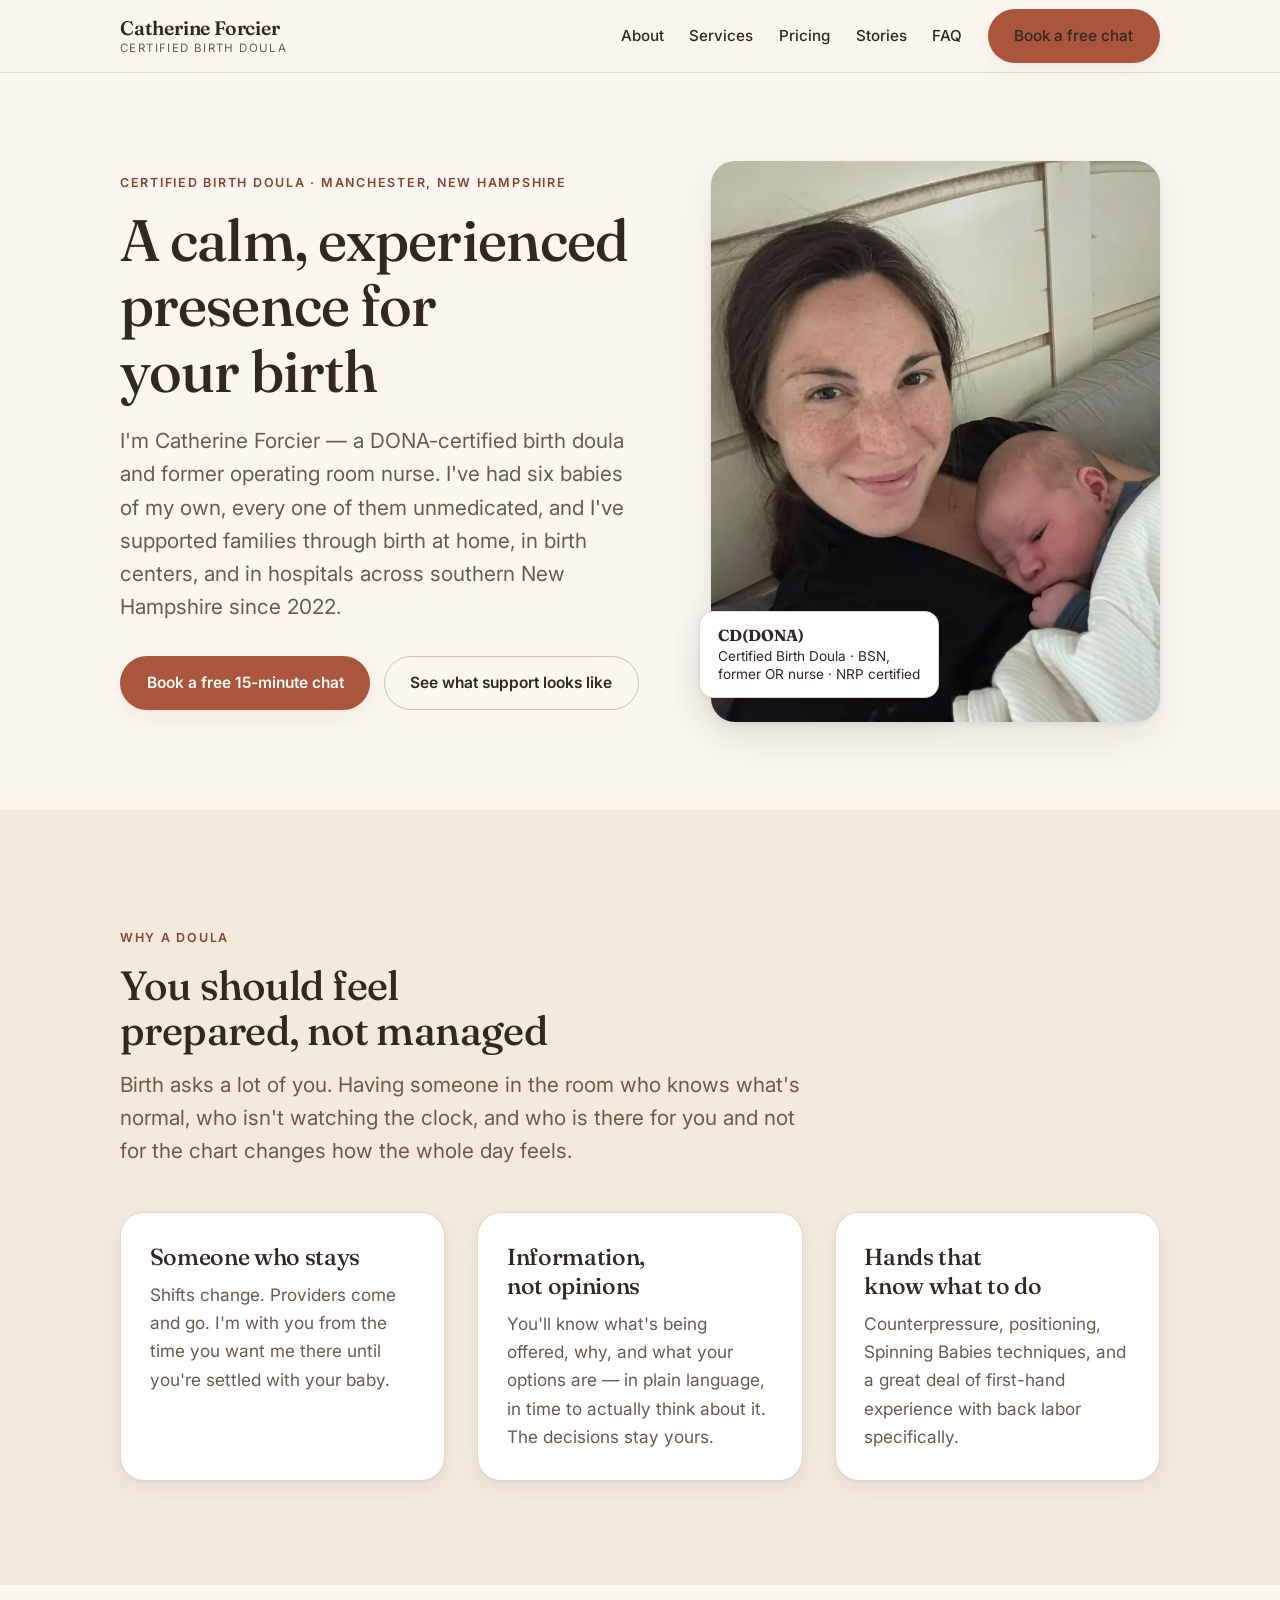
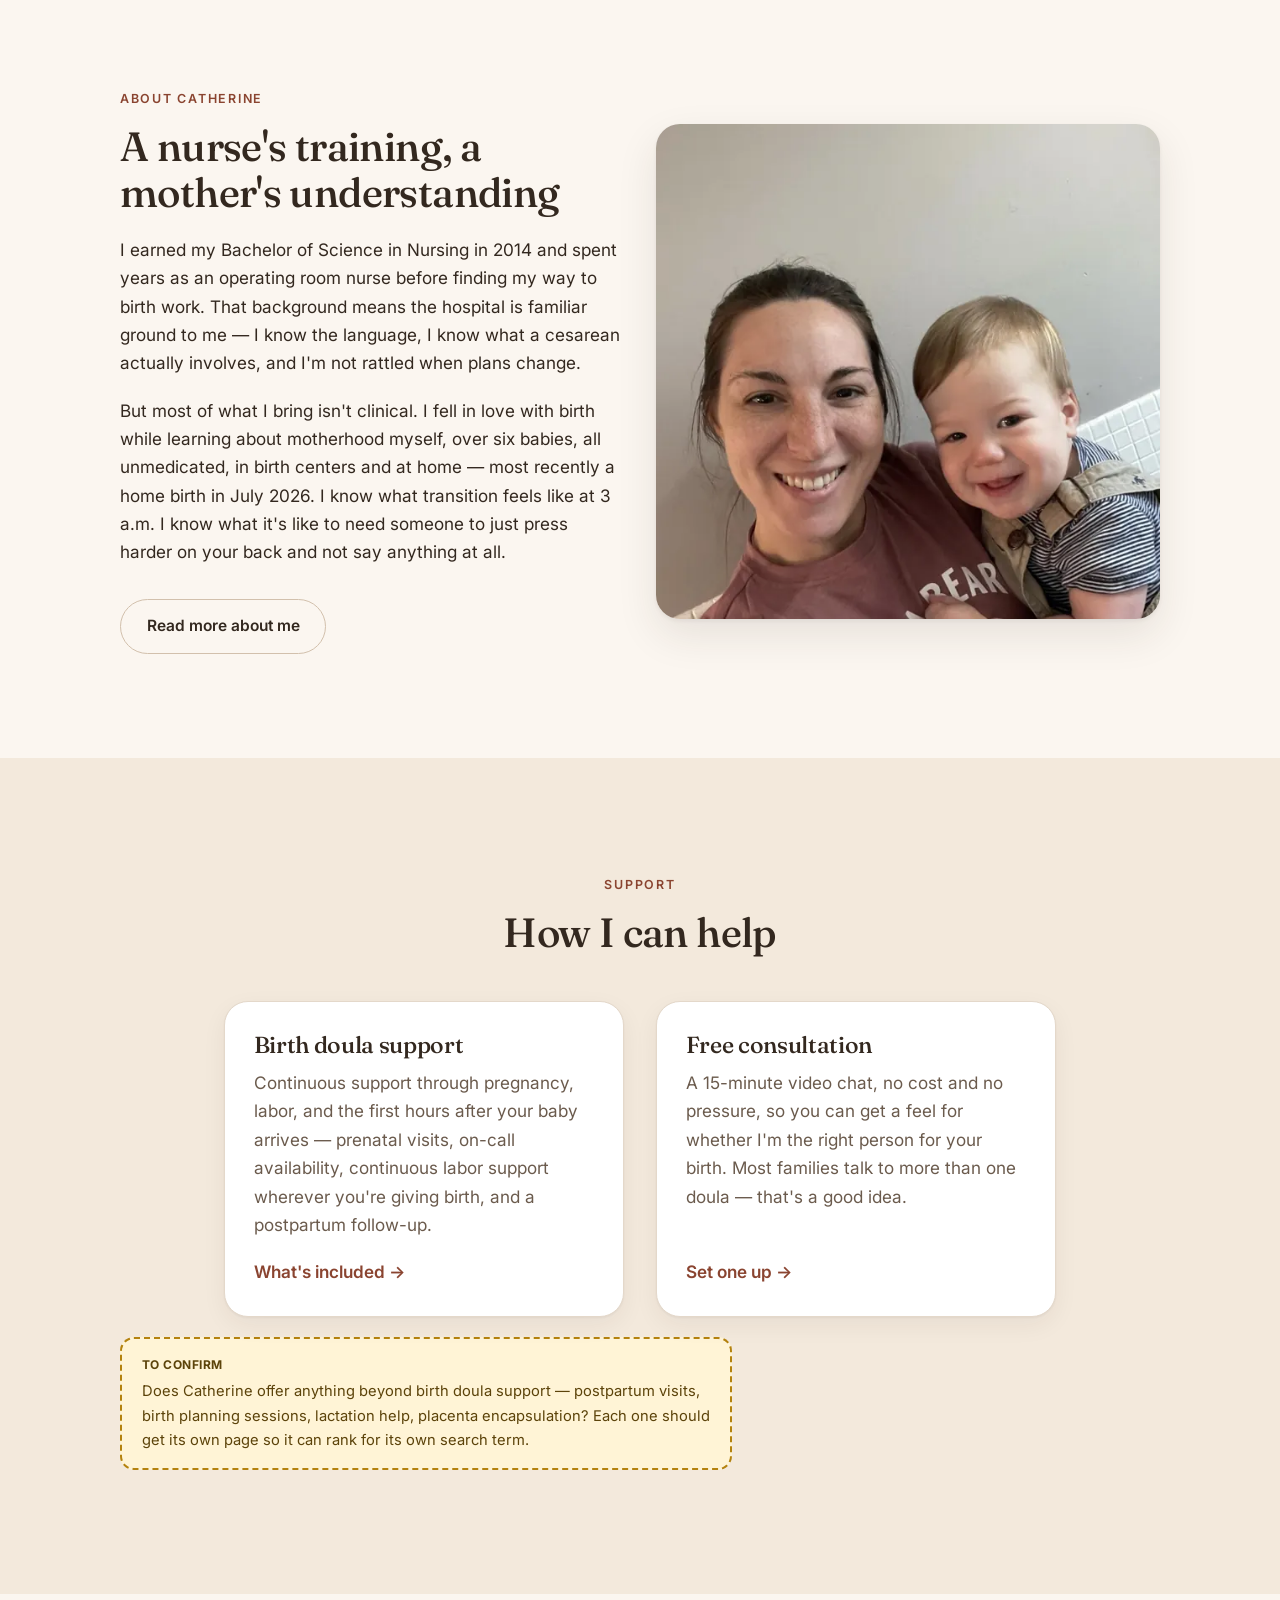
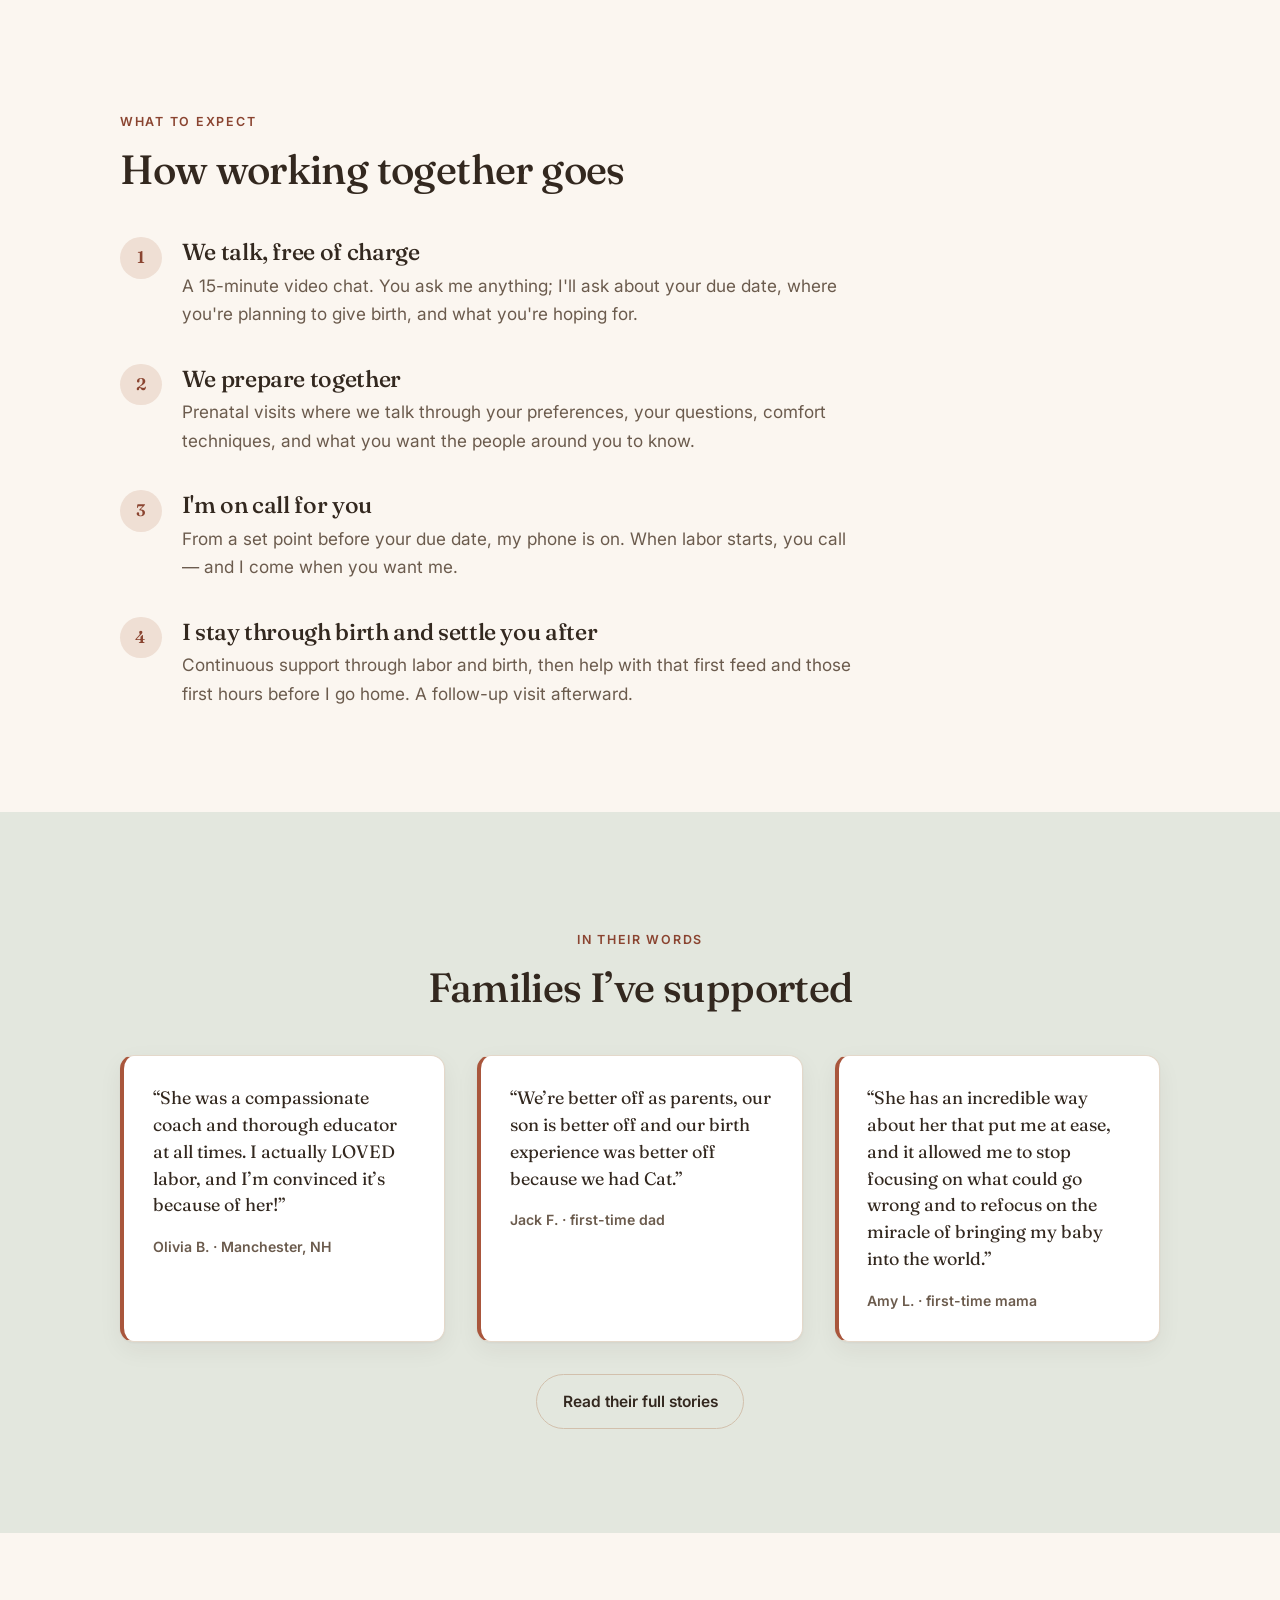
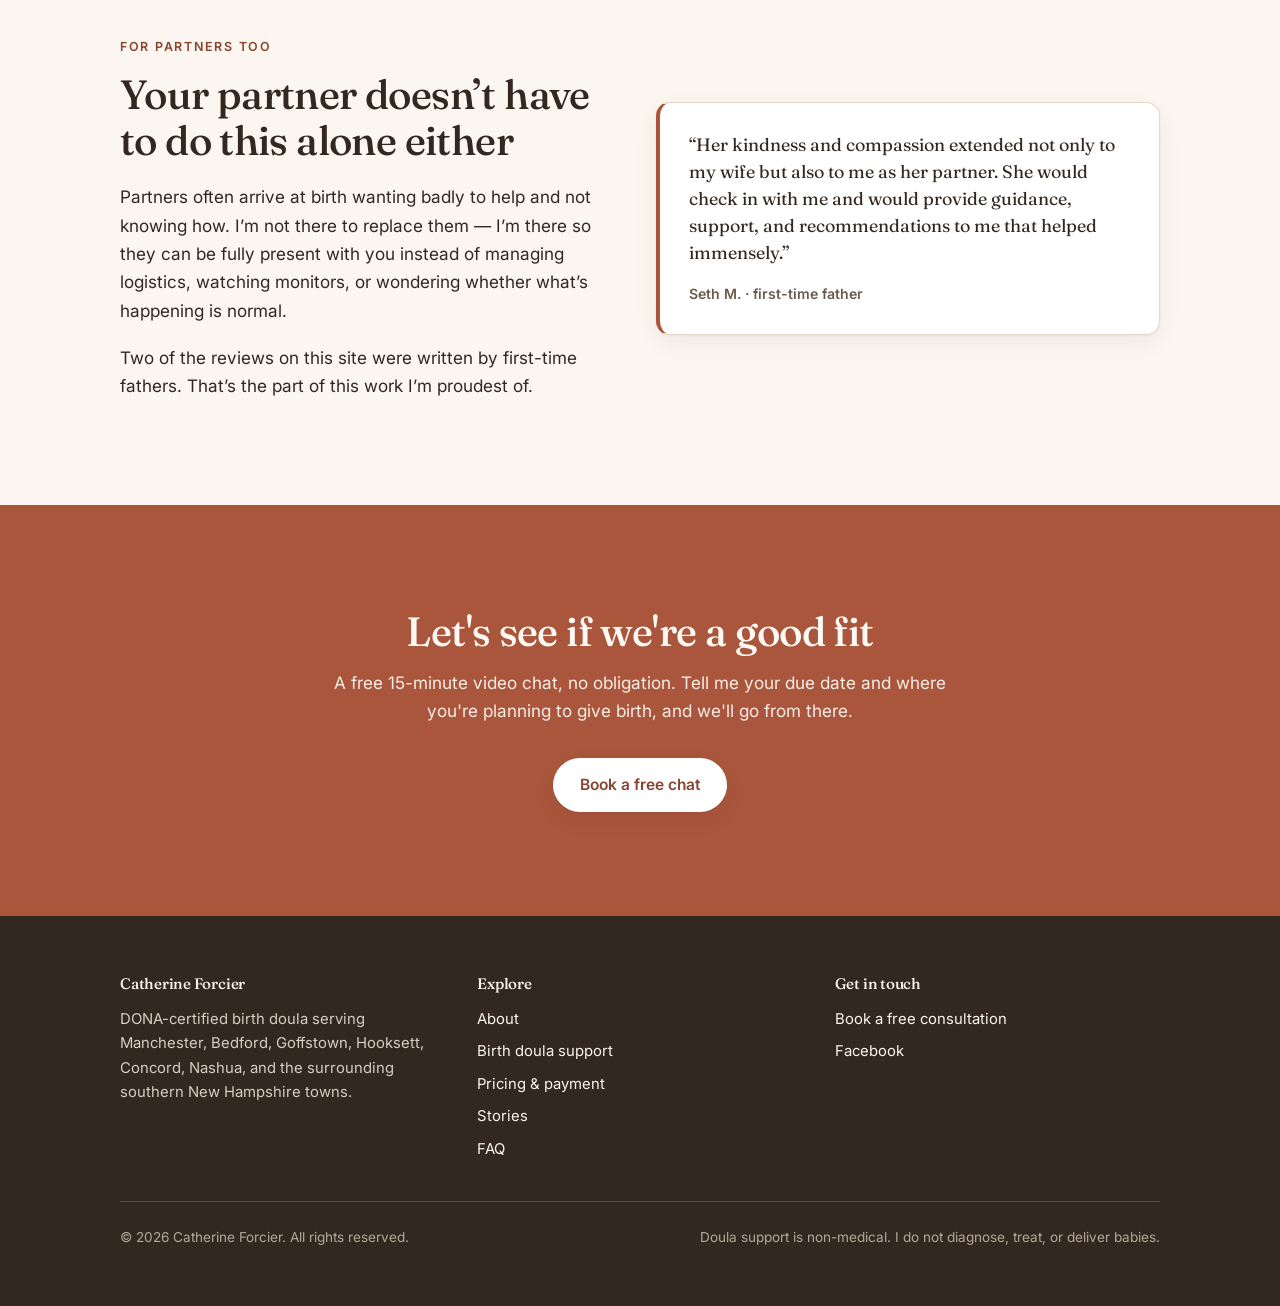
<file: index.html>
<!doctype html>
<html lang="en">
<head>
<meta charset="utf-8">
<meta name="viewport" content="width=device-width, initial-scale=1">
<title>Catherine Forcier | Certified Birth Doula in Manchester, NH</title>
<meta name="description" content="DONA-certified birth doula and former operating room nurse serving Manchester and southern New Hampshire. Calm, experienced support for home, birth center, and hospital births.">
<link rel="canonical" href="https://jacobforcier.github.io/DoulaCat/">
<meta property="og:title" content="Catherine Forcier | Certified Birth Doula in Manchester, NH">
<meta property="og:description" content="DONA-certified birth doula and former OR nurse supporting families through birth in southern New Hampshire.">
<meta property="og:type" content="website">
<meta property="og:url" content="https://jacobforcier.github.io/DoulaCat/">
<meta property="og:image" content="https://jacobforcier.github.io/DoulaCat/assets/img/catherine-newborn.jpg">
<link rel="preconnect" href="https://fonts.googleapis.com">
<link rel="preconnect" href="https://fonts.gstatic.com" crossorigin>
<link href="https://fonts.googleapis.com/css2?family=Fraunces:opsz,wght@9..144,400;9..144,500;9..144,600&family=Inter:wght@400;500;600;700&display=swap" rel="stylesheet">
<link rel="icon" href="assets/img/favicon.svg" type="image/svg+xml">
<link rel="stylesheet" href="assets/css/style.css">
<script type="application/ld+json">
{
  "@context": "https://schema.org",
  "@type": "LocalBusiness",
  "name": "Doula Catherine Forcier",
  "description": "DONA-certified birth doula and former operating room nurse serving Manchester and southern New Hampshire.",
  "sameAs": ["https://www.facebook.com/share/19WTHAXSJp/"],
  "areaServed": { "@type": "City", "name": "Manchester", "address": { "@type": "PostalAddress", "addressRegion": "NH", "addressCountry": "US" } },
  "founder": {
    "@type": "Person",
    "name": "Catherine Forcier",
    "jobTitle": "Certified Birth Doula",
    "hasCredential": [
      { "@type": "EducationalOccupationalCredential", "name": "Certified Birth Doula, CD(DONA)", "recognizedBy": { "@type": "Organization", "name": "DONA International" } },
      { "@type": "EducationalOccupationalCredential", "name": "Bachelor of Science in Nursing" },
      { "@type": "EducationalOccupationalCredential", "name": "Neonatal Resuscitation Program (NRP)", "recognizedBy": { "@type": "Organization", "name": "American Academy of Pediatrics" } }
    ]
  }
}
</script>
</head>
<body>
<a class="skip" href="#main">Skip to content</a>

<header class="site-header">
  <div class="wrap site-header__inner">
    <a class="brand" href="index.html">
      <span class="brand__name">Catherine Forcier</span>
      <span class="brand__role">Certified Birth Doula</span>
    </a>
    <button class="nav-toggle" type="button" aria-expanded="false" aria-controls="site-nav">Menu</button>
    <nav class="nav" id="site-nav" aria-label="Main">
      <a href="about.html">About</a>
      <a href="services.html">Services</a>
      <a href="pricing.html">Pricing</a>
      <a href="testimonials.html">Stories</a>
      <a href="faq.html">FAQ</a>
      <a class="btn btn--primary" href="contact.html">Book a free chat</a>
    </nav>
  </div>
</header>

<main id="main">

  <section class="hero">
    <div class="wrap hero__grid">
      <div>
        <p class="eyebrow">Certified Birth Doula &middot; Manchester, New Hampshire</p>
        <h1>A calm, experienced presence for your birth</h1>
        <p class="lede" style="margin-top:1.25rem">
          I'm Catherine Forcier &mdash; a DONA-certified birth doula and former operating room
          nurse. I've had six babies of my own, every one of them unmedicated, and I've
          supported families through birth at home, in birth centers, and in hospitals across
          southern New Hampshire since 2022.
        </p>
        <div class="btn-row">
          <a class="btn btn--primary" href="contact.html">Book a free 15-minute chat</a>
          <a class="btn btn--ghost" href="birth-doula.html">See what support looks like</a>
        </div>
      </div>
      <figure class="hero__figure">
        <picture>
          <source type="image/webp" srcset="assets/img/catherine-newborn-700.webp 700w, assets/img/catherine-newborn.webp 1100w" sizes="(max-width: 900px) 100vw, 46vw">
          <source type="image/jpeg" srcset="assets/img/catherine-newborn-700.jpg 700w, assets/img/catherine-newborn.jpg 1100w" sizes="(max-width: 900px) 100vw, 46vw">
          <img src="assets/img/catherine-newborn.jpg" width="1100" height="1450"
               alt="Catherine Forcier resting with her newborn baby on her chest." fetchpriority="high">
        </picture>
        <div class="hero__badge">
          <strong>CD(DONA)</strong>
          Certified Birth Doula &middot; BSN, former OR nurse &middot; NRP certified
        </div>
      </figure>
    </div>
  </section>

  <section class="section section--tint">
    <div class="wrap">
      <div class="section-head">
        <p class="eyebrow">Why a doula</p>
        <h2>You should feel prepared, not managed</h2>
        <p class="lede">
          Birth asks a lot of you. Having someone in the room who knows what's normal, who
          isn't watching the clock, and who is there for you and not for the chart changes
          how the whole day feels.
        </p>
      </div>
      <div class="grid grid--3">
        <article class="card">
          <h3>Someone who stays</h3>
          <p>Shifts change. Providers come and go. I'm with you from the time you want me
             there until you're settled with your baby.</p>
        </article>
        <article class="card">
          <h3>Information, not opinions</h3>
          <p>You'll know what's being offered, why, and what your options are &mdash; in plain
             language, in time to actually think about it. The decisions stay yours.</p>
        </article>
        <article class="card">
          <h3>Hands that know what to do</h3>
          <p>Counterpressure, positioning, Spinning Babies techniques, and a great deal of
             first-hand experience with back labor specifically.</p>
        </article>
      </div>
    </div>
  </section>

  <section class="section">
    <div class="wrap">
      <div class="grid grid--2" style="align-items:center">
        <div>
          <p class="eyebrow">About Catherine</p>
          <h2>A nurse's training, a mother's understanding</h2>
          <div class="prose" style="margin-top:1.25rem">
            <p>
              I earned my Bachelor of Science in Nursing in 2014 and spent years as an
              operating room nurse before finding my way to birth work. That background
              means the hospital is familiar ground to me &mdash; I know the language, I know
              what a cesarean actually involves, and I'm not rattled when plans change.
            </p>
            <p>
              But most of what I bring isn't clinical. I fell in love with birth while
              learning about motherhood myself, over six babies, all unmedicated, in birth
              centers and at home &mdash; most recently a home birth in July 2026. I know what
              transition feels like at 3 a.m. I know what it's like to need someone to just
              press harder on your back and not say anything at all.
            </p>
          </div>
          <div class="btn-row">
            <a class="btn btn--ghost" href="about.html">Read more about me</a>
          </div>
        </div>
        <figure>
          <picture>
            <source type="image/webp" srcset="assets/img/catherine-toddler-600.webp 600w, assets/img/catherine-toddler.webp 900w" sizes="(max-width: 900px) 100vw, 46vw">
            <source type="image/jpeg" srcset="assets/img/catherine-toddler-600.jpg 600w, assets/img/catherine-toddler.jpg 900w" sizes="(max-width: 900px) 100vw, 46vw">
            <img src="assets/img/catherine-toddler.jpg" width="900" height="885" loading="lazy"
                 style="border-radius:var(--radius-lg); box-shadow:var(--shadow-lift)"
                 alt="Catherine Forcier smiling while holding her young son.">
          </picture>
        </figure>
      </div>
    </div>
  </section>

  <section class="section section--tint">
    <div class="wrap">
      <div class="section-head center">
        <p class="eyebrow">Support</p>
        <h2>How I can help</h2>
      </div>
      <div class="grid grid--2" style="max-width:52rem;margin-inline:auto">
        <article class="card">
          <h3>Birth doula support</h3>
          <p>Continuous support through pregnancy, labor, and the first hours after your baby
             arrives &mdash; prenatal visits, on-call availability, continuous labor support
             wherever you're giving birth, and a postpartum follow-up.</p>
          <a class="card__link" href="birth-doula.html">What's included</a>
        </article>
        <article class="card">
          <h3>Free consultation</h3>
          <p>A 15-minute video chat, no cost and no pressure, so you can get a feel for
             whether I'm the right person for your birth. Most families talk to more than one
             doula &mdash; that's a good idea.</p>
          <a class="card__link" href="contact.html">Set one up</a>
        </article>
      </div>
      <div class="todo">
        <strong>To confirm</strong>
        Does Catherine offer anything beyond birth doula support &mdash; postpartum visits,
        birth planning sessions, lactation help, placenta encapsulation? Each one should get
        its own page so it can rank for its own search term.
      </div>
    </div>
  </section>

  <section class="section">
    <div class="wrap">
      <div class="section-head">
        <p class="eyebrow">What to expect</p>
        <h2>How working together goes</h2>
      </div>
      <ol class="steps" style="max-width:46rem">
        <li>
          <div>
            <h3>We talk, free of charge</h3>
            <p>A 15-minute video chat. You ask me anything; I'll ask about your due date,
               where you're planning to give birth, and what you're hoping for.</p>
          </div>
        </li>
        <li>
          <div>
            <h3>We prepare together</h3>
            <p>Prenatal visits where we talk through your preferences, your questions, comfort
               techniques, and what you want the people around you to know.</p>
          </div>
        </li>
        <li>
          <div>
            <h3>I'm on call for you</h3>
            <p>From a set point before your due date, my phone is on. When labor starts, you
               call &mdash; and I come when you want me.</p>
          </div>
        </li>
        <li>
          <div>
            <h3>I stay through birth and settle you after</h3>
            <p>Continuous support through labor and birth, then help with that first feed and
               those first hours before I go home. A follow-up visit afterward.</p>
          </div>
        </li>
      </ol>
    </div>
  </section>

  <section class="section section--sage">
    <div class="wrap">
      <div class="section-head center">
        <p class="eyebrow">In their words</p>
        <h2>Families I&rsquo;ve supported</h2>
      </div>
      <div class="grid grid--3">
        <figure class="quote">
          <blockquote>&ldquo;She was a compassionate coach and thorough educator at all times.
            I actually LOVED labor, and I&rsquo;m convinced it&rsquo;s because of her!&rdquo;</blockquote>
          <figcaption>Olivia B. &middot; Manchester, NH</figcaption>
        </figure>
        <figure class="quote">
          <blockquote>&ldquo;We&rsquo;re better off as parents, our son is better off and our birth
            experience was better off because we had Cat.&rdquo;</blockquote>
          <figcaption>Jack F. &middot; first-time dad</figcaption>
        </figure>
        <figure class="quote">
          <blockquote>&ldquo;She has an incredible way about her that put me at ease, and it allowed
            me to stop focusing on what could go wrong and to refocus on the miracle of bringing
            my baby into the world.&rdquo;</blockquote>
          <figcaption>Amy L. &middot; first-time mama</figcaption>
        </figure>
      </div>
      <div class="btn-row center">
        <a class="btn btn--ghost" href="testimonials.html">Read their full stories</a>
      </div>
    </div>
  </section>

  <section class="section">
    <div class="wrap">
      <div class="grid grid--2" style="align-items:center">
        <div>
          <p class="eyebrow">For partners too</p>
          <h2>Your partner doesn&rsquo;t have to do this alone either</h2>
          <div class="prose" style="margin-top:1.25rem">
            <p>
              Partners often arrive at birth wanting badly to help and not knowing how. I&rsquo;m
              not there to replace them &mdash; I&rsquo;m there so they can be fully present with
              you instead of managing logistics, watching monitors, or wondering whether what&rsquo;s
              happening is normal.
            </p>
            <p>
              Two of the reviews on this site were written by first-time fathers. That&rsquo;s the
              part of this work I&rsquo;m proudest of.
            </p>
          </div>
        </div>
        <figure class="quote">
          <blockquote>&ldquo;Her kindness and compassion extended not only to my wife but also to me
            as her partner. She would check in with me and would provide guidance, support, and
            recommendations to me that helped immensely.&rdquo;</blockquote>
          <figcaption>Seth M. &middot; first-time father</figcaption>
        </figure>
      </div>
    </div>
  </section>

  <section class="section cta-band">
    <div class="wrap center" style="max-width:44rem">
      <h2>Let's see if we're a good fit</h2>
      <p>A free 15-minute video chat, no obligation. Tell me your due date and where you're
         planning to give birth, and we'll go from there.</p>
      <div class="btn-row center">
        <a class="btn btn--primary" href="contact.html">Book a free chat</a>
      </div>
    </div>
  </section>

</main>

<footer class="site-footer">
  <div class="wrap">
    <div class="footer-grid">
      <div>
        <h4>Catherine Forcier</h4>
        <p>DONA-certified birth doula serving Manchester, Bedford, Goffstown, Hooksett,
           Concord, Nashua, and the surrounding southern New Hampshire towns.</p>
      </div>
      <div>
        <h4>Explore</h4>
        <ul>
          <li><a href="about.html">About</a></li>
          <li><a href="birth-doula.html">Birth doula support</a></li>
          <li><a href="pricing.html">Pricing &amp; payment</a></li>
          <li><a href="testimonials.html">Stories</a></li>
          <li><a href="faq.html">FAQ</a></li>
        </ul>
      </div>
      <div>
        <h4>Get in touch</h4>
        <ul>
          <li><a href="contact.html">Book a free consultation</a></li>
          <li><a href="https://www.facebook.com/share/19WTHAXSJp/" target="_blank" rel="noopener noreferrer">Facebook</a></li>
        </ul>
      </div>
    </div>
    <div class="footer-bottom">
      <span>&copy; 2026 Catherine Forcier. All rights reserved.</span>
      <span>Doula support is non-medical. I do not diagnose, treat, or deliver babies.</span>
    </div>
  </div>
</footer>

<script src="assets/js/main.js" defer></script>
</body>
</html>
</file>
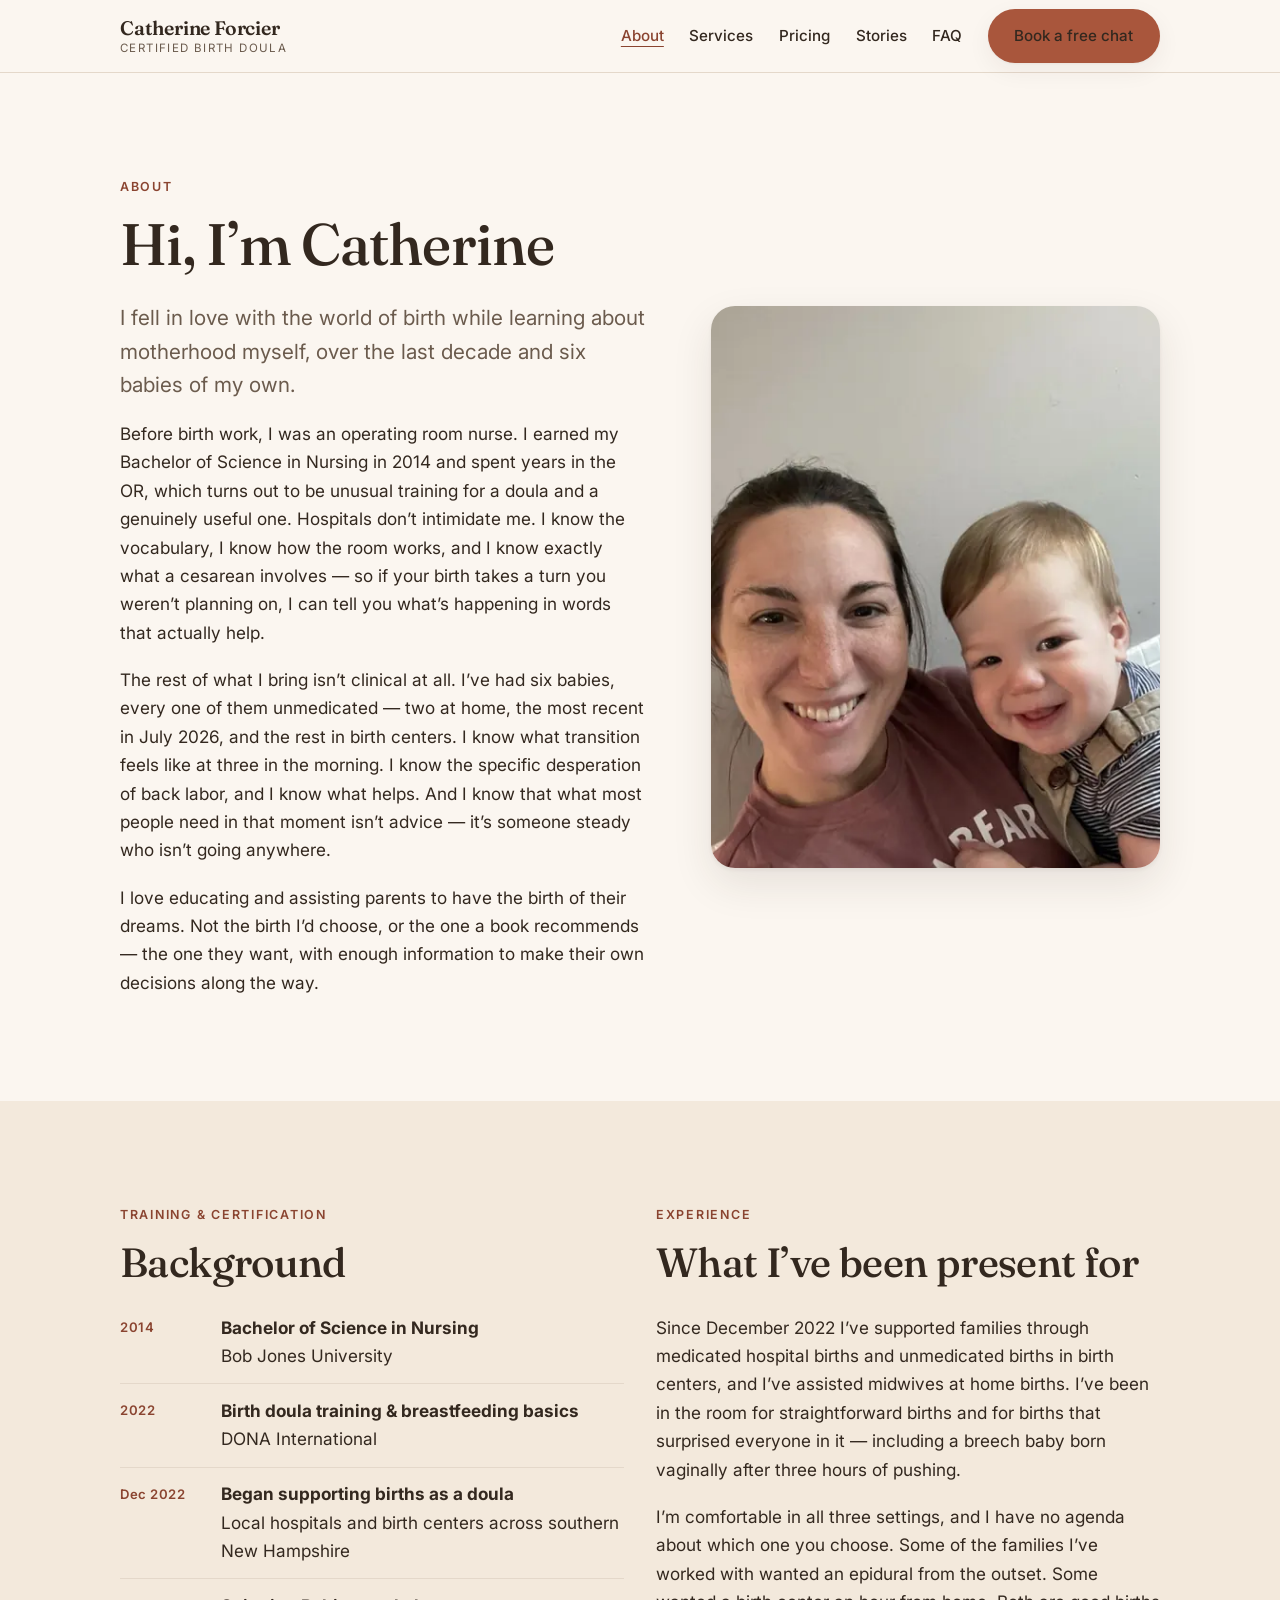
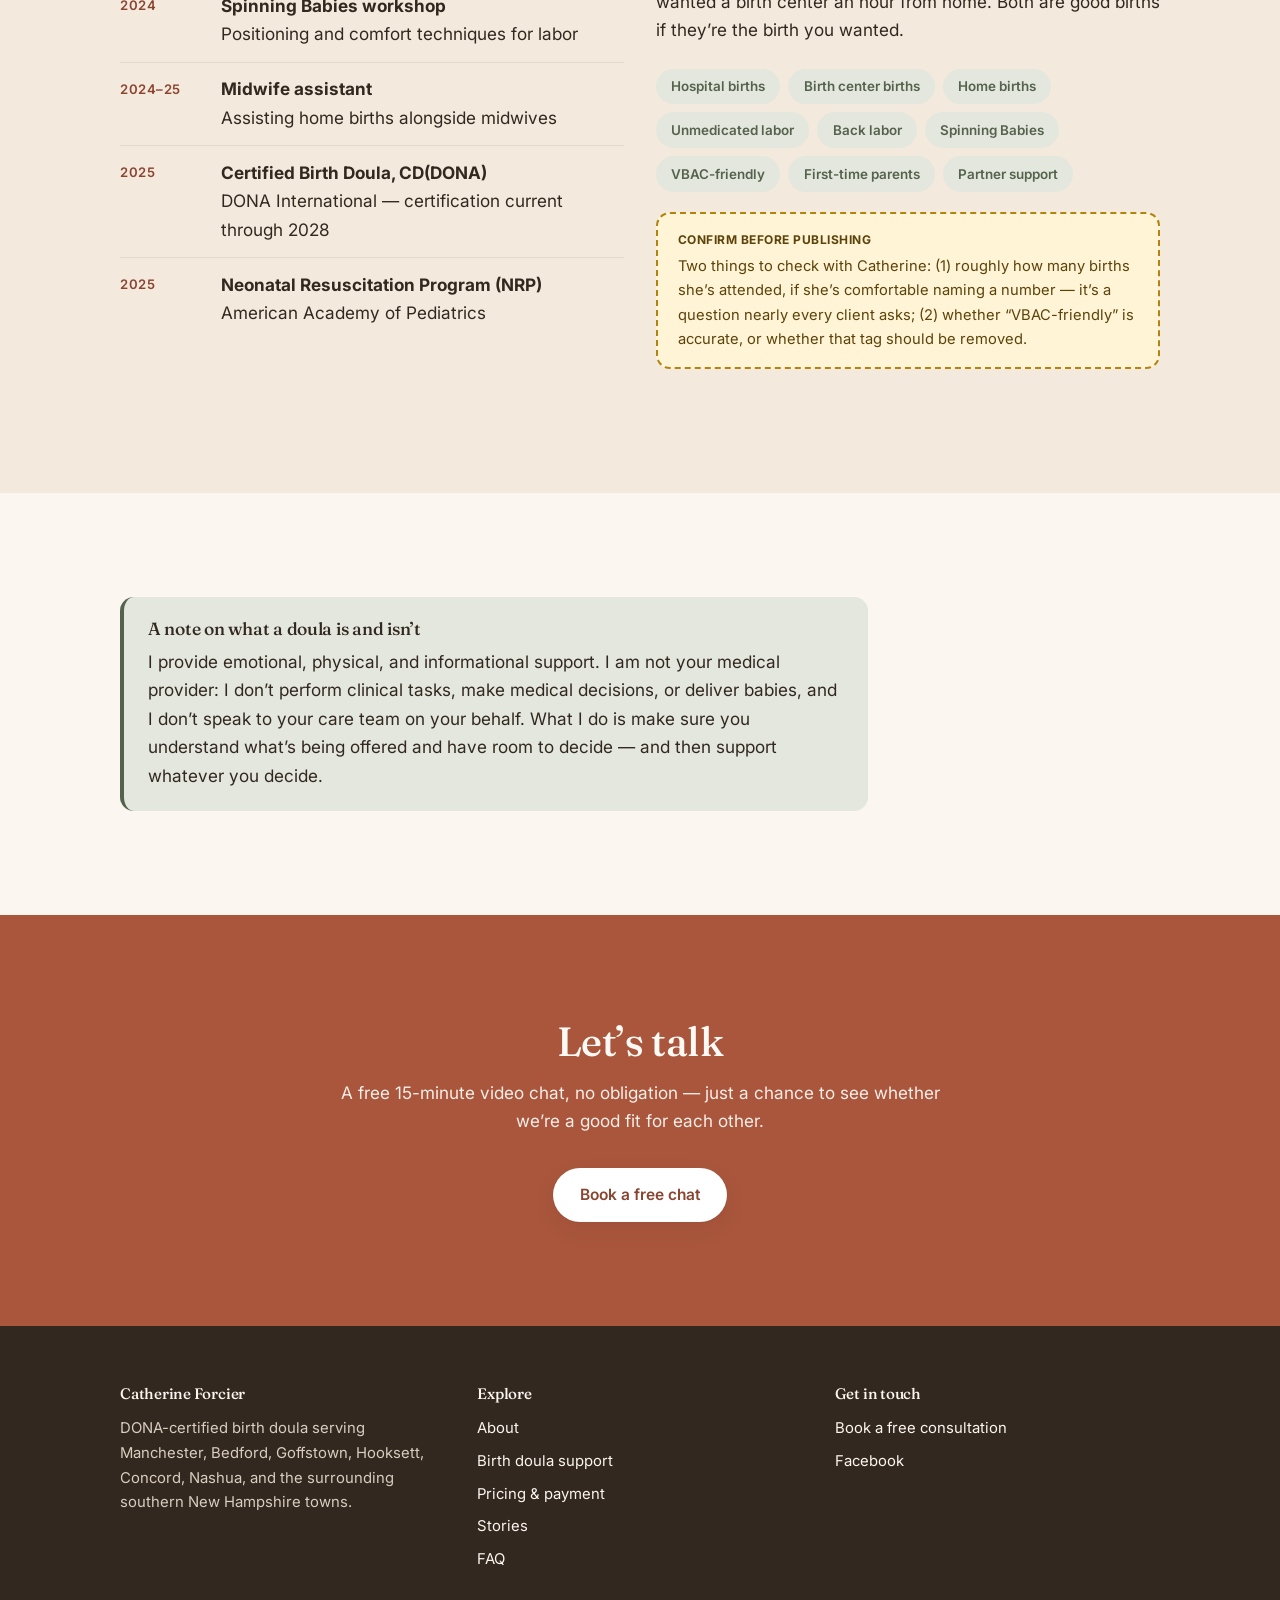
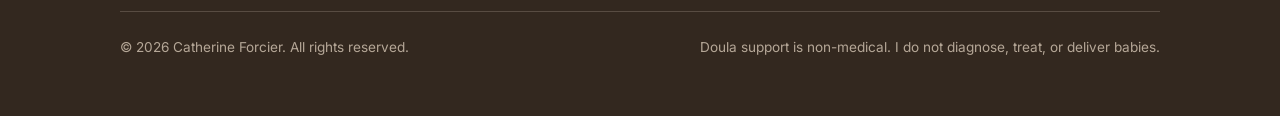
<file: about.html>
<!doctype html>
<html lang="en">
<head>
<meta charset="utf-8">
<meta name="viewport" content="width=device-width, initial-scale=1">
<title>About Catherine Forcier | Birth Doula &amp; Former OR Nurse, Manchester NH</title>
<meta name="description" content="Catherine Forcier is a DONA-certified birth doula, BSN-trained former operating room nurse, and mother of six serving Manchester and southern New Hampshire.">
<link rel="preconnect" href="https://fonts.googleapis.com">
<link rel="preconnect" href="https://fonts.gstatic.com" crossorigin>
<link href="https://fonts.googleapis.com/css2?family=Fraunces:opsz,wght@9..144,400;9..144,500;9..144,600&family=Inter:wght@400;500;600;700&display=swap" rel="stylesheet">
<link rel="icon" href="assets/img/favicon.svg" type="image/svg+xml">
<link rel="stylesheet" href="assets/css/style.css">
</head>
<body>
<a class="skip" href="#main">Skip to content</a>

<header class="site-header">
  <div class="wrap site-header__inner">
    <a class="brand" href="index.html">
      <span class="brand__name">Catherine Forcier</span>
      <span class="brand__role">Certified Birth Doula</span>
    </a>
    <button class="nav-toggle" type="button" aria-expanded="false" aria-controls="site-nav">Menu</button>
    <nav class="nav" id="site-nav" aria-label="Main">
      <a href="about.html" aria-current="page">About</a>
      <a href="services.html">Services</a>
      <a href="pricing.html">Pricing</a>
      <a href="testimonials.html">Stories</a>
      <a href="faq.html">FAQ</a>
      <a class="btn btn--primary" href="contact.html">Book a free chat</a>
    </nav>
  </div>
</header>

<main id="main">

  <section class="section">
    <div class="wrap">
      <div class="hero__grid">
        <div>
          <p class="eyebrow">About</p>
          <h1>Hi, I&rsquo;m Catherine</h1>
          <div class="prose" style="margin-top:1.5rem">
            <p class="lede">
              I fell in love with the world of birth while learning about motherhood myself,
              over the last decade and six babies of my own.
            </p>
            <p>
              Before birth work, I was an operating room nurse. I earned my Bachelor of Science
              in Nursing in 2014 and spent years in the OR, which turns out to be unusual
              training for a doula and a genuinely useful one. Hospitals don&rsquo;t intimidate
              me. I know the vocabulary, I know how the room works, and I know exactly what a
              cesarean involves &mdash; so if your birth takes a turn you weren&rsquo;t planning
              on, I can tell you what&rsquo;s happening in words that actually help.
            </p>
            <p>
              The rest of what I bring isn&rsquo;t clinical at all. I&rsquo;ve had six babies,
              every one of them unmedicated &mdash; two at home, the most recent in July 2026,
              and the rest in birth centers. I know what transition feels like at three in the
              morning. I know the specific desperation of back labor, and I know what helps. And I know that what most people need in that
              moment isn&rsquo;t advice &mdash; it&rsquo;s someone steady who isn&rsquo;t going
              anywhere.
            </p>
            <p>
              I love educating and assisting parents to have the birth of their dreams. Not the
              birth I&rsquo;d choose, or the one a book recommends &mdash; the one they want,
              with enough information to make their own decisions along the way.
            </p>
          </div>
        </div>
        <figure class="hero__figure">
          <picture>
            <source type="image/webp" srcset="assets/img/catherine-toddler-600.webp 600w, assets/img/catherine-toddler.webp 900w" sizes="(max-width: 900px) 100vw, 46vw">
            <source type="image/jpeg" srcset="assets/img/catherine-toddler-600.jpg 600w, assets/img/catherine-toddler.jpg 900w" sizes="(max-width: 900px) 100vw, 46vw">
            <img src="assets/img/catherine-toddler.jpg" width="900" height="885" fetchpriority="high"
                 alt="Catherine Forcier smiling while holding her young son.">
          </picture>
        </figure>
      </div>
    </div>
  </section>

  <section class="section section--tint">
    <div class="wrap">
      <div class="grid grid--2">
        <div>
          <p class="eyebrow">Training &amp; certification</p>
          <h2>Background</h2>
          <ul class="creds" style="margin-top:1.75rem">
            <li><span class="year">2014</span><span><strong>Bachelor of Science in Nursing</strong><br>Bob Jones University</span></li>
            <li><span class="year">2022</span><span><strong>Birth doula training &amp; breastfeeding basics</strong><br>DONA International</span></li>
            <li><span class="year">Dec 2022</span><span><strong>Began supporting births as a doula</strong><br>Local hospitals and birth centers across southern New Hampshire</span></li>
            <li><span class="year">2024</span><span><strong>Spinning Babies workshop</strong><br>Positioning and comfort techniques for labor</span></li>
            <li><span class="year">2024&ndash;25</span><span><strong>Midwife assistant</strong><br>Assisting home births alongside midwives</span></li>
            <li><span class="year">2025</span><span><strong>Certified Birth Doula, CD(DONA)</strong><br>DONA International &mdash; certification current through 2028</span></li>
            <li><span class="year">2025</span><span><strong>Neonatal Resuscitation Program (NRP)</strong><br>American Academy of Pediatrics</span></li>
          </ul>
        </div>
        <div>
          <p class="eyebrow">Experience</p>
          <h2>What I&rsquo;ve been present for</h2>
          <div class="prose" style="margin-top:1.75rem">
            <p>
              Since December 2022 I&rsquo;ve supported families through medicated hospital
              births and unmedicated births in birth centers, and I&rsquo;ve assisted midwives
              at home births. I&rsquo;ve been in the room for straightforward births and for
              births that surprised everyone in it &mdash; including a breech baby born
              vaginally after three hours of pushing.
            </p>
            <p>
              I&rsquo;m comfortable in all three settings, and I have no agenda about which one
              you choose. Some of the families I&rsquo;ve worked with wanted an epidural from
              the outset. Some wanted a birth center an hour from home. Both are good births if
              they&rsquo;re the birth you wanted.
            </p>
          </div>
          <div class="pill-row">
            <span class="pill">Hospital births</span>
            <span class="pill">Birth center births</span>
            <span class="pill">Home births</span>
            <span class="pill">Unmedicated labor</span>
            <span class="pill">Back labor</span>
            <span class="pill">Spinning Babies</span>
            <span class="pill">VBAC-friendly</span>
            <span class="pill">First-time parents</span>
            <span class="pill">Partner support</span>
          </div>
          <div class="todo">
            <strong>Confirm before publishing</strong>
            Two things to check with Catherine: (1) roughly how many births she&rsquo;s attended,
            if she&rsquo;s comfortable naming a number &mdash; it&rsquo;s a question nearly every
            client asks; (2) whether &ldquo;VBAC-friendly&rdquo; is accurate, or whether that tag
            should be removed.
          </div>
        </div>
      </div>
    </div>
  </section>

  <section class="section">
    <div class="wrap">
      <div class="callout">
        <h3>A note on what a doula is and isn&rsquo;t</h3>
        <p>
          I provide emotional, physical, and informational support. I am not your medical
          provider: I don&rsquo;t perform clinical tasks, make medical decisions, or deliver
          babies, and I don&rsquo;t speak to your care team on your behalf. What I do is make
          sure you understand what&rsquo;s being offered and have room to decide &mdash; and
          then support whatever you decide.
        </p>
      </div>
    </div>
  </section>

  <section class="section cta-band">
    <div class="wrap center" style="max-width:44rem">
      <h2>Let&rsquo;s talk</h2>
      <p>A free 15-minute video chat, no obligation &mdash; just a chance to see whether
         we&rsquo;re a good fit for each other.</p>
      <div class="btn-row center">
        <a class="btn btn--primary" href="contact.html">Book a free chat</a>
      </div>
    </div>
  </section>

</main>

<footer class="site-footer">
  <div class="wrap">
    <div class="footer-grid">
      <div>
        <h4>Catherine Forcier</h4>
        <p>DONA-certified birth doula serving Manchester, Bedford, Goffstown, Hooksett,
           Concord, Nashua, and the surrounding southern New Hampshire towns.</p>
      </div>
      <div>
        <h4>Explore</h4>
        <ul>
          <li><a href="about.html">About</a></li>
          <li><a href="birth-doula.html">Birth doula support</a></li>
          <li><a href="pricing.html">Pricing &amp; payment</a></li>
          <li><a href="testimonials.html">Stories</a></li>
          <li><a href="faq.html">FAQ</a></li>
        </ul>
      </div>
      <div>
        <h4>Get in touch</h4>
        <ul>
          <li><a href="contact.html">Book a free consultation</a></li>
          <li><a href="https://www.facebook.com/share/19WTHAXSJp/" target="_blank" rel="noopener noreferrer">Facebook</a></li>
        </ul>
      </div>
    </div>
    <div class="footer-bottom">
      <span>&copy; 2026 Catherine Forcier. All rights reserved.</span>
      <span>Doula support is non-medical. I do not diagnose, treat, or deliver babies.</span>
    </div>
  </div>
</footer>

<script src="assets/js/main.js" defer></script>
</body>
</html>
</file>
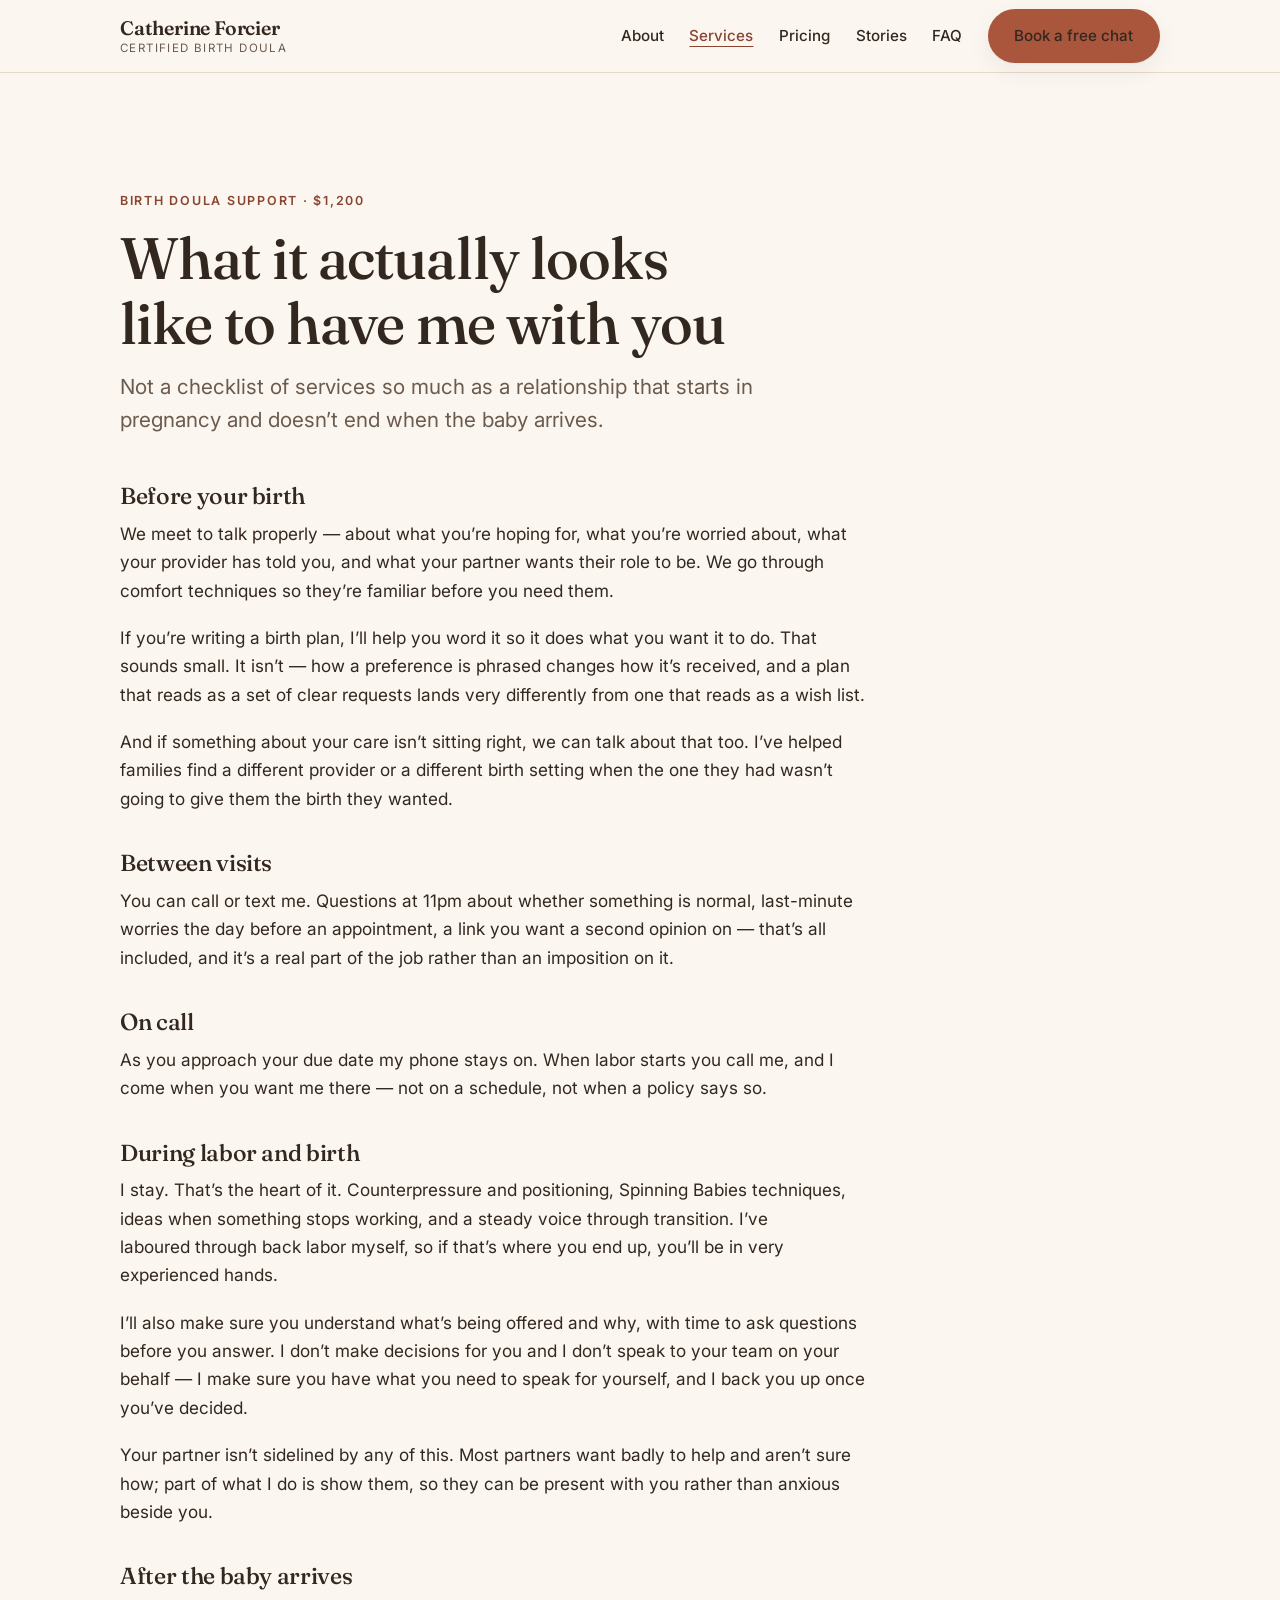
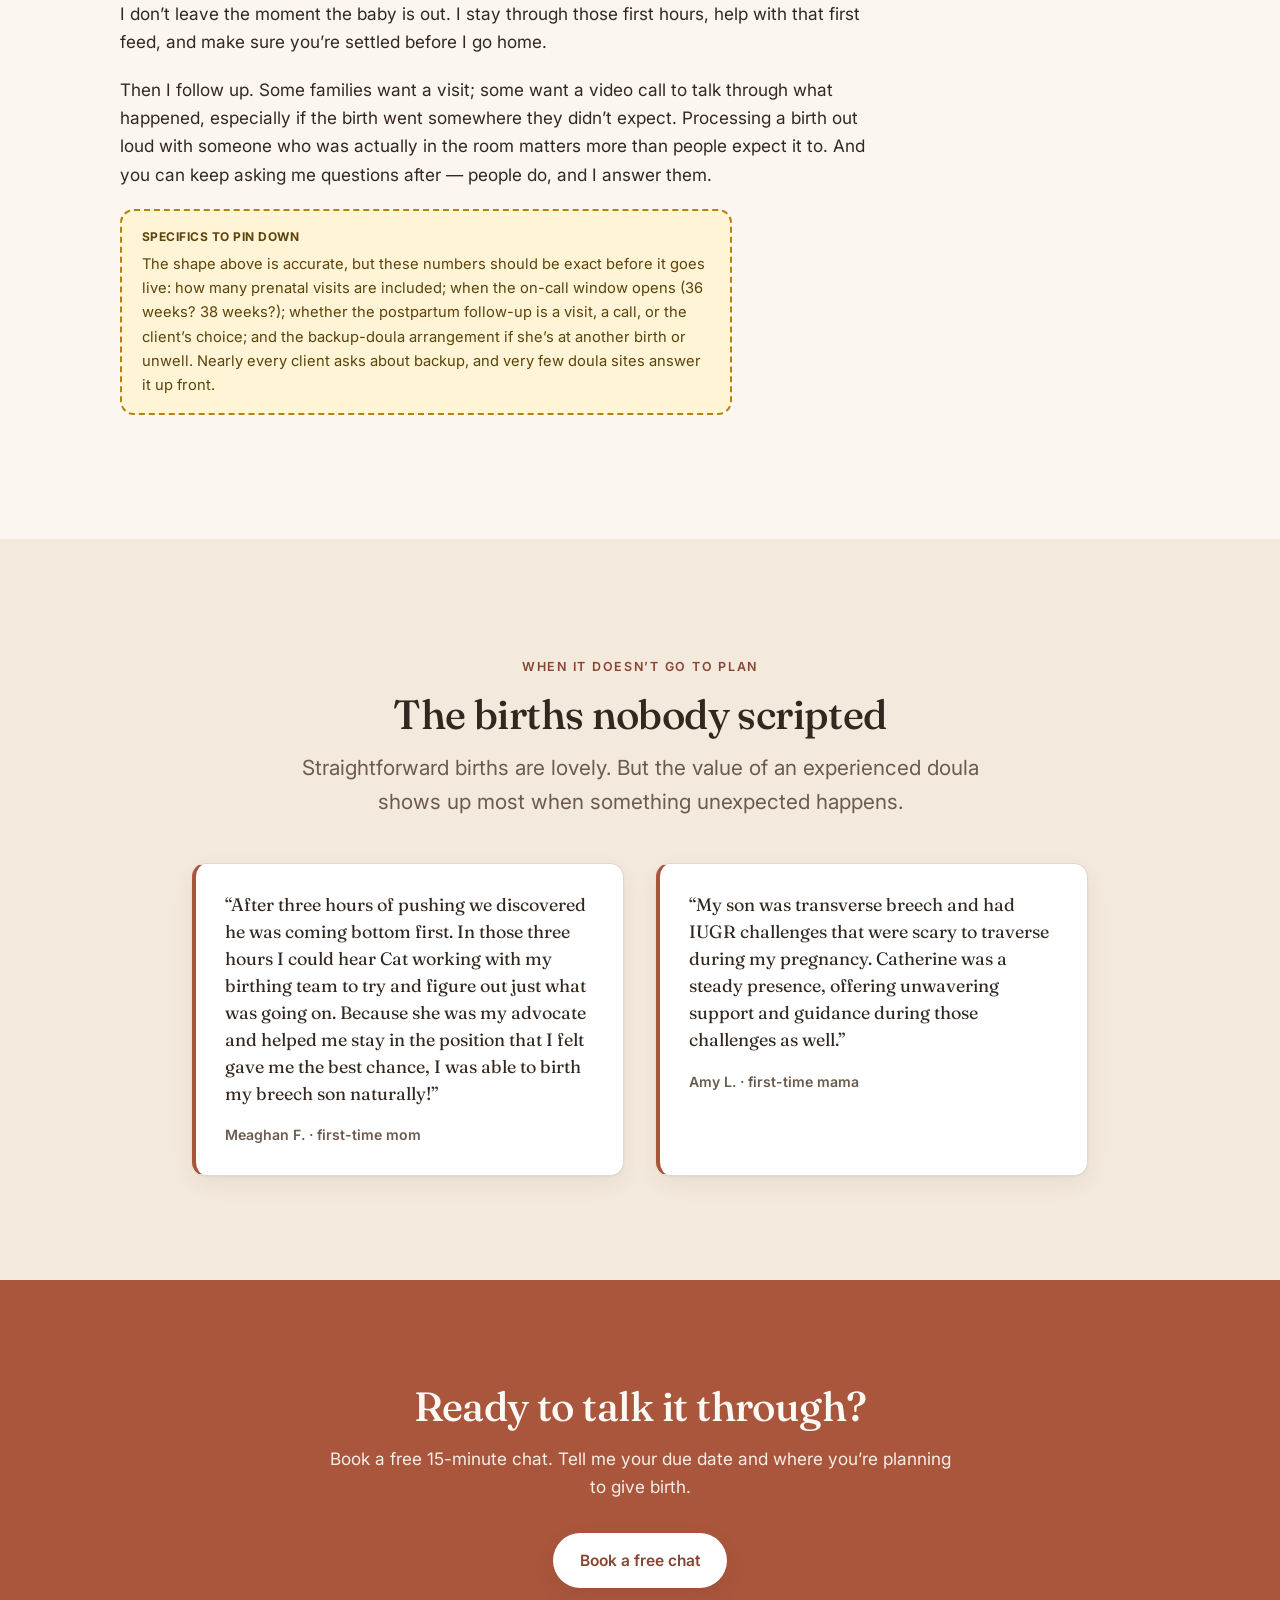
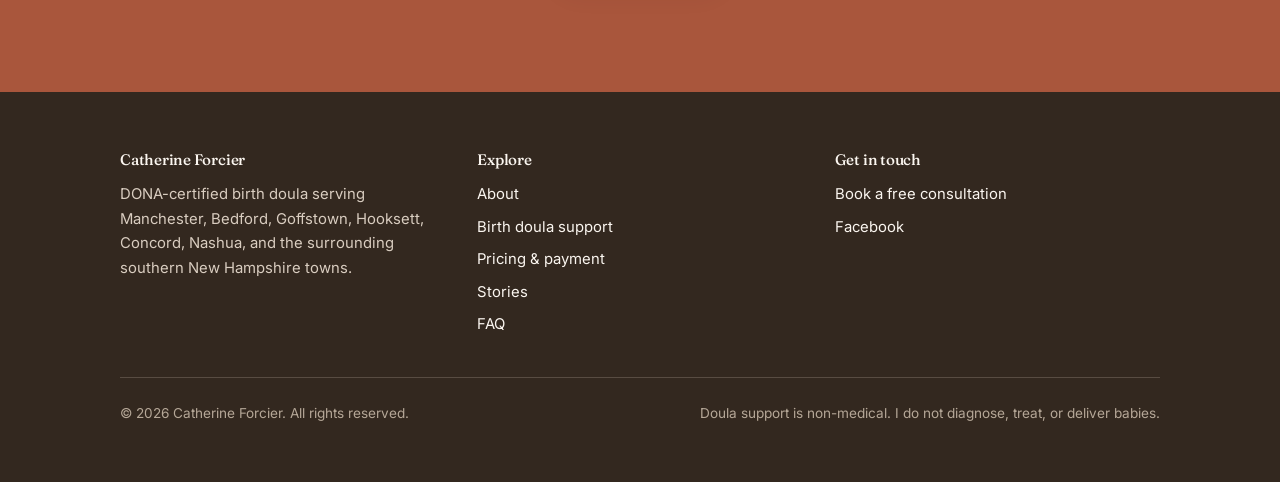
<file: birth-doula.html>
<!doctype html>
<html lang="en">
<head>
<meta charset="utf-8">
<meta name="viewport" content="width=device-width, initial-scale=1">
<title>Birth Doula Support in Manchester, NH | Catherine Forcier</title>
<meta name="description" content="What birth doula support includes: prenatal visits, birth plan help, on-call availability, continuous labor support, and postpartum follow-up in southern New Hampshire.">
<link rel="preconnect" href="https://fonts.googleapis.com">
<link rel="preconnect" href="https://fonts.gstatic.com" crossorigin>
<link href="https://fonts.googleapis.com/css2?family=Fraunces:opsz,wght@9..144,400;9..144,500;9..144,600&family=Inter:wght@400;500;600;700&display=swap" rel="stylesheet">
<link rel="icon" href="assets/img/favicon.svg" type="image/svg+xml">
<link rel="stylesheet" href="assets/css/style.css">
</head>
<body>
<a class="skip" href="#main">Skip to content</a>

<header class="site-header">
  <div class="wrap site-header__inner">
    <a class="brand" href="index.html">
      <span class="brand__name">Catherine Forcier</span>
      <span class="brand__role">Certified Birth Doula</span>
    </a>
    <button class="nav-toggle" type="button" aria-expanded="false" aria-controls="site-nav">Menu</button>
    <nav class="nav" id="site-nav" aria-label="Main">
      <a href="about.html">About</a>
      <a href="services.html" aria-current="page">Services</a>
      <a href="pricing.html">Pricing</a>
      <a href="testimonials.html">Stories</a>
      <a href="faq.html">FAQ</a>
      <a class="btn btn--primary" href="contact.html">Book a free chat</a>
    </nav>
  </div>
</header>

<main id="main">

  <section class="section">
    <div class="wrap">
      <div class="section-head">
        <p class="eyebrow">Birth doula support &middot; $1,200</p>
        <h1>What it actually looks like to have me with you</h1>
        <p class="lede">Not a checklist of services so much as a relationship that starts in
          pregnancy and doesn&rsquo;t end when the baby arrives.</p>
      </div>

      <div class="prose">
        <h3>Before your birth</h3>
        <p>
          We meet to talk properly &mdash; about what you&rsquo;re hoping for, what
          you&rsquo;re worried about, what your provider has told you, and what your partner
          wants their role to be. We go through comfort techniques so they&rsquo;re familiar
          before you need them.
        </p>
        <p>
          If you&rsquo;re writing a birth plan, I&rsquo;ll help you word it so it does what you
          want it to do. That sounds small. It isn&rsquo;t &mdash; how a preference is phrased
          changes how it&rsquo;s received, and a plan that reads as a set of clear requests
          lands very differently from one that reads as a wish list.
        </p>
        <p>
          And if something about your care isn&rsquo;t sitting right, we can talk about that
          too. I&rsquo;ve helped families find a different provider or a different birth setting
          when the one they had wasn&rsquo;t going to give them the birth they wanted.
        </p>

        <h3>Between visits</h3>
        <p>
          You can call or text me. Questions at 11pm about whether something is normal,
          last-minute worries the day before an appointment, a link you want a second opinion
          on &mdash; that&rsquo;s all included, and it&rsquo;s a real part of the job rather
          than an imposition on it.
        </p>

        <h3>On call</h3>
        <p>
          As you approach your due date my phone stays on. When labor starts you call me, and I
          come when you want me there &mdash; not on a schedule, not when a policy says so.
        </p>

        <h3>During labor and birth</h3>
        <p>
          I stay. That&rsquo;s the heart of it. Counterpressure and positioning, Spinning Babies
          techniques, ideas when something stops working, and a steady voice through transition.
          I&rsquo;ve laboured through back labor myself, so if that&rsquo;s where you end up,
          you&rsquo;ll be in very experienced hands.
        </p>
        <p>
          I&rsquo;ll also make sure you understand what&rsquo;s being offered and why, with time
          to ask questions before you answer. I don&rsquo;t make decisions for you and I
          don&rsquo;t speak to your team on your behalf &mdash; I make sure you have what you
          need to speak for yourself, and I back you up once you&rsquo;ve decided.
        </p>
        <p>
          Your partner isn&rsquo;t sidelined by any of this. Most partners want badly to help
          and aren&rsquo;t sure how; part of what I do is show them, so they can be present with
          you rather than anxious beside you.
        </p>

        <h3>After the baby arrives</h3>
        <p>
          I don&rsquo;t leave the moment the baby is out. I stay through those first hours,
          help with that first feed, and make sure you&rsquo;re settled before I go home.
        </p>
        <p>
          Then I follow up. Some families want a visit; some want a video call to talk through
          what happened, especially if the birth went somewhere they didn&rsquo;t expect.
          Processing a birth out loud with someone who was actually in the room matters more
          than people expect it to. And you can keep asking me questions after &mdash; people do,
          and I answer them.
        </p>
      </div>

      <div class="todo">
        <strong>Specifics to pin down</strong>
        The shape above is accurate, but these numbers should be exact before it goes live:
        how many prenatal visits are included; when the on-call window opens (36 weeks?
        38 weeks?); whether the postpartum follow-up is a visit, a call, or the client&rsquo;s
        choice; and the backup-doula arrangement if she&rsquo;s at another birth or unwell.
        Nearly every client asks about backup, and very few doula sites answer it up front.
      </div>
    </div>
  </section>

  <section class="section section--tint">
    <div class="wrap">
      <div class="section-head center">
        <p class="eyebrow">When it doesn&rsquo;t go to plan</p>
        <h2>The births nobody scripted</h2>
        <p class="lede center">Straightforward births are lovely. But the value of an
          experienced doula shows up most when something unexpected happens.</p>
      </div>
      <div class="grid grid--2" style="max-width:56rem;margin-inline:auto">
        <figure class="quote">
          <blockquote>&ldquo;After three hours of pushing we discovered he was coming bottom
            first. In those three hours I could hear Cat working with my birthing team to try
            and figure out just what was going on. Because she was my advocate and helped me
            stay in the position that I felt gave me the best chance, I was able to birth my
            breech son naturally!&rdquo;</blockquote>
          <figcaption>Meaghan F. &middot; first-time mom</figcaption>
        </figure>
        <figure class="quote">
          <blockquote>&ldquo;My son was transverse breech and had IUGR challenges that were
            scary to traverse during my pregnancy. Catherine was a steady presence, offering
            unwavering support and guidance during those challenges as well.&rdquo;</blockquote>
          <figcaption>Amy L. &middot; first-time mama</figcaption>
        </figure>
      </div>
    </div>
  </section>

  <section class="section cta-band">
    <div class="wrap center" style="max-width:44rem">
      <h2>Ready to talk it through?</h2>
      <p>Book a free 15-minute chat. Tell me your due date and where you&rsquo;re planning to give birth.</p>
      <div class="btn-row center">
        <a class="btn btn--primary" href="contact.html">Book a free chat</a>
      </div>
    </div>
  </section>
</main>

<footer class="site-footer">
  <div class="wrap">
    <div class="footer-grid">
      <div>
        <h4>Catherine Forcier</h4>
        <p>DONA-certified birth doula serving Manchester, Bedford, Goffstown, Hooksett,
           Concord, Nashua, and the surrounding southern New Hampshire towns.</p>
      </div>
      <div>
        <h4>Explore</h4>
        <ul>
          <li><a href="about.html">About</a></li>
          <li><a href="birth-doula.html">Birth doula support</a></li>
          <li><a href="pricing.html">Pricing &amp; payment</a></li>
          <li><a href="testimonials.html">Stories</a></li>
          <li><a href="faq.html">FAQ</a></li>
        </ul>
      </div>
      <div>
        <h4>Get in touch</h4>
        <ul>
          <li><a href="contact.html">Book a free consultation</a></li>
          <li><a href="https://www.facebook.com/share/19WTHAXSJp/" target="_blank" rel="noopener noreferrer">Facebook</a></li>
        </ul>
      </div>
    </div>
    <div class="footer-bottom">
      <span>&copy; 2026 Catherine Forcier. All rights reserved.</span>
      <span>Doula support is non-medical. I do not diagnose, treat, or deliver babies.</span>
    </div>
  </div>
</footer>

<script src="assets/js/main.js" defer></script>
</body>
</html>
</file>
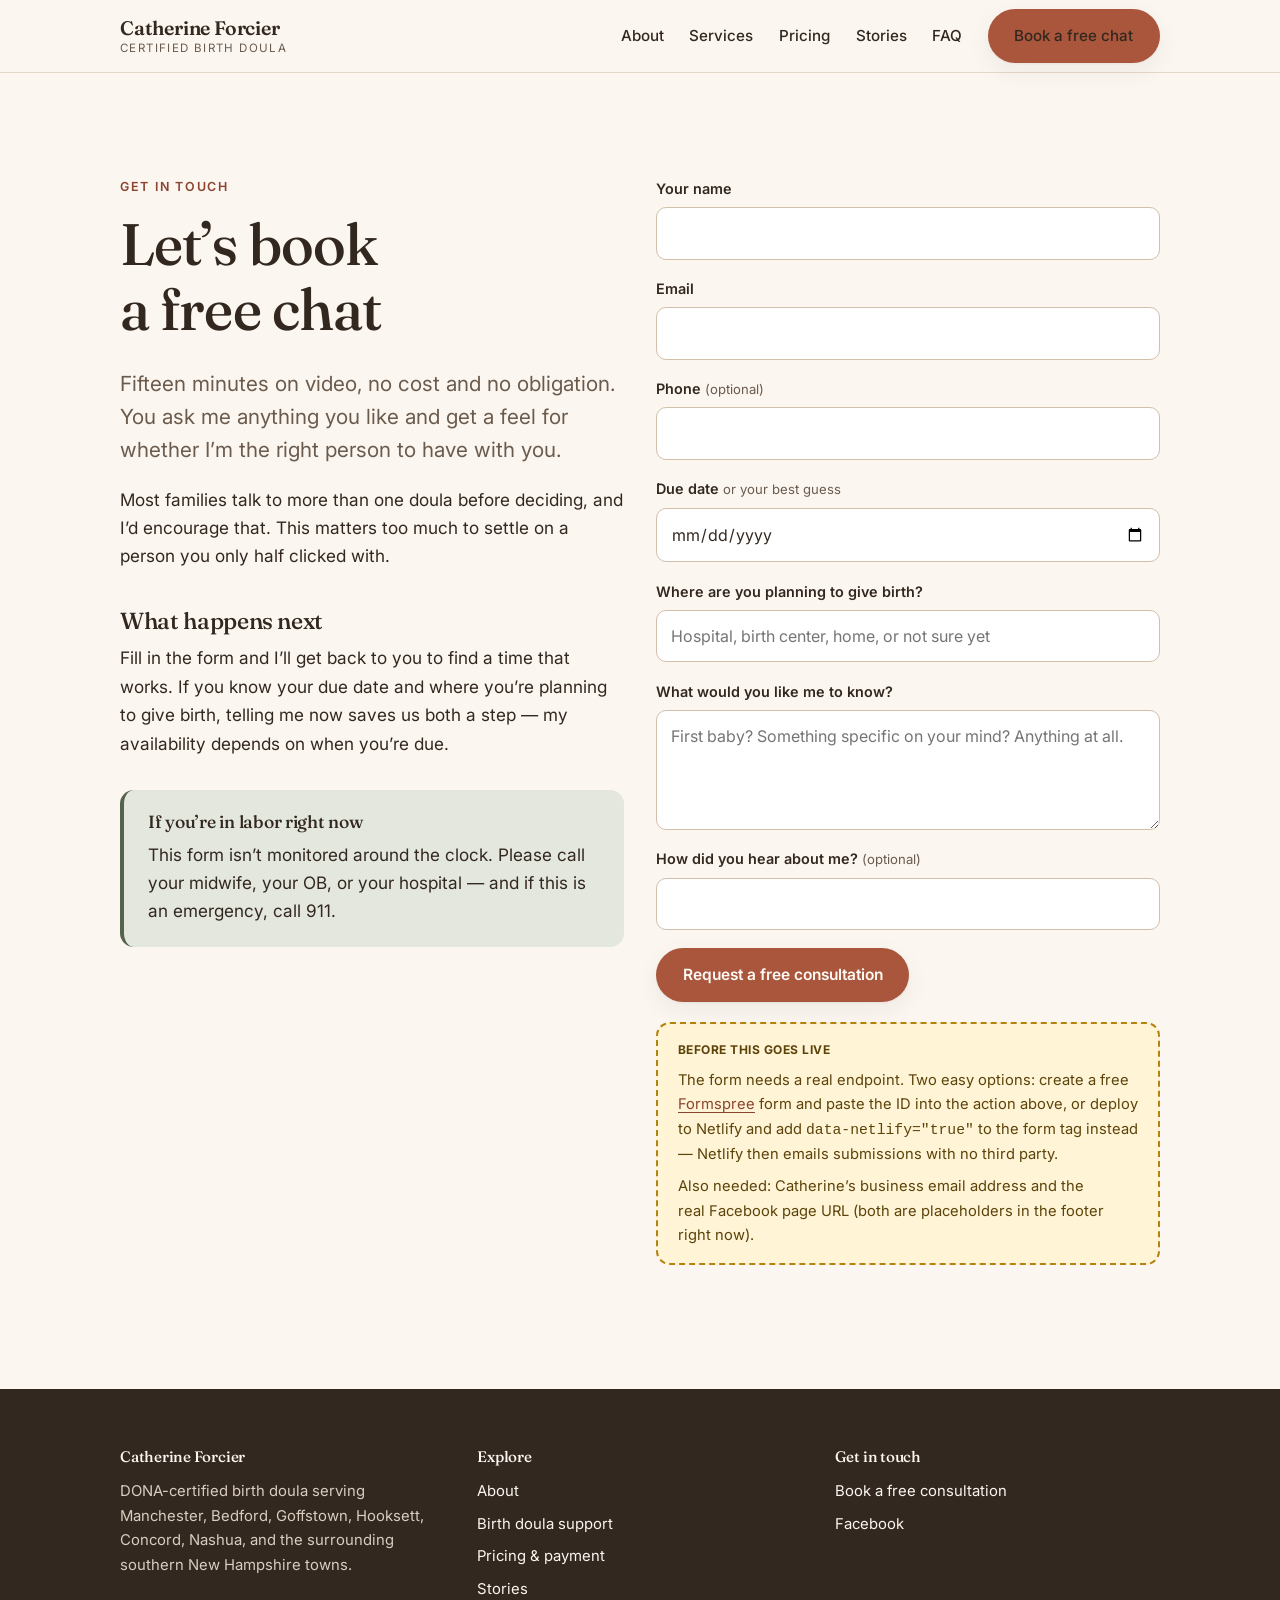
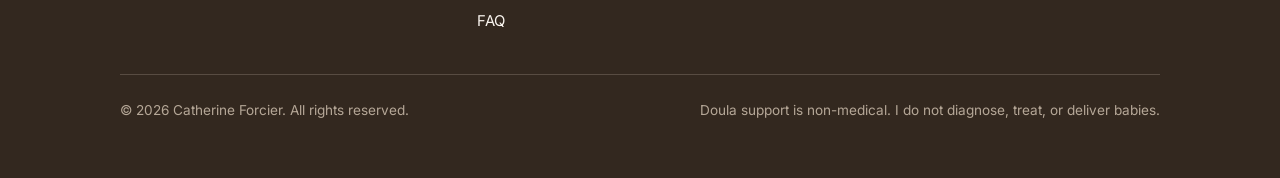
<file: contact.html>
<!doctype html>
<html lang="en">
<head>
<meta charset="utf-8">
<meta name="viewport" content="width=device-width, initial-scale=1">
<title>Book a Free Consultation | Catherine Forcier, Birth Doula Manchester NH</title>
<meta name="description" content="Book a free 15-minute consultation with DONA-certified birth doula Catherine Forcier, serving Manchester and southern New Hampshire.">
<link rel="preconnect" href="https://fonts.googleapis.com">
<link rel="preconnect" href="https://fonts.gstatic.com" crossorigin>
<link href="https://fonts.googleapis.com/css2?family=Fraunces:opsz,wght@9..144,400;9..144,500;9..144,600&family=Inter:wght@400;500;600;700&display=swap" rel="stylesheet">
<link rel="icon" href="assets/img/favicon.svg" type="image/svg+xml">
<link rel="stylesheet" href="assets/css/style.css">
</head>
<body>
<a class="skip" href="#main">Skip to content</a>

<header class="site-header">
  <div class="wrap site-header__inner">
    <a class="brand" href="index.html">
      <span class="brand__name">Catherine Forcier</span>
      <span class="brand__role">Certified Birth Doula</span>
    </a>
    <button class="nav-toggle" type="button" aria-expanded="false" aria-controls="site-nav">Menu</button>
    <nav class="nav" id="site-nav" aria-label="Main">
      <a href="about.html">About</a>
      <a href="services.html">Services</a>
      <a href="pricing.html">Pricing</a>
      <a href="testimonials.html">Stories</a>
      <a href="faq.html">FAQ</a>
      <a class="btn btn--primary" href="contact.html">Book a free chat</a>
    </nav>
  </div>
</header>

<main id="main">

  <section class="section">
    <div class="wrap">
      <div class="grid grid--2">
        <div>
          <p class="eyebrow">Get in touch</p>
          <h1>Let&rsquo;s book a free chat</h1>
          <div class="prose" style="margin-top:1.5rem">
            <p class="lede">
              Fifteen minutes on video, no cost and no obligation. You ask me anything you like
              and get a feel for whether I&rsquo;m the right person to have with you.
            </p>
            <p>
              Most families talk to more than one doula before deciding, and I&rsquo;d encourage
              that. This matters too much to settle on a person you only half clicked with.
            </p>
            <h3>What happens next</h3>
            <p>
              Fill in the form and I&rsquo;ll get back to you to find a time that works. If you
              know your due date and where you&rsquo;re planning to give birth, telling me now
              saves us both a step &mdash; my availability depends on when you&rsquo;re due.
            </p>
          </div>
          <div class="callout" style="margin-top:2rem">
            <h3>If you&rsquo;re in labor right now</h3>
            <p>This form isn&rsquo;t monitored around the clock. Please call your midwife, your
               OB, or your hospital &mdash; and if this is an emergency, call 911.</p>
          </div>
        </div>

        <div>
          <form class="form" method="POST" action="https://formspree.io/f/REPLACE_WITH_FORM_ID">
            <div class="field">
              <label for="name">Your name</label>
              <input type="text" id="name" name="name" autocomplete="name" required>
            </div>
            <div class="field">
              <label for="email">Email</label>
              <input type="email" id="email" name="email" autocomplete="email" required>
            </div>
            <div class="field">
              <label for="phone">Phone <span class="hint">(optional)</span></label>
              <input type="tel" id="phone" name="phone" autocomplete="tel">
            </div>
            <div class="field">
              <label for="due">Due date <span class="hint">or your best guess</span></label>
              <input type="date" id="due" name="due_date">
            </div>
            <div class="field">
              <label for="place">Where are you planning to give birth?</label>
              <input type="text" id="place" name="birth_place" placeholder="Hospital, birth center, home, or not sure yet">
            </div>
            <div class="field">
              <label for="message">What would you like me to know?</label>
              <textarea id="message" name="message" placeholder="First baby? Something specific on your mind? Anything at all."></textarea>
            </div>
            <div class="field">
              <label for="heard">How did you hear about me? <span class="hint">(optional)</span></label>
              <input type="text" id="heard" name="heard_from">
            </div>
            <button class="btn btn--primary" type="submit">Request a free consultation</button>
          </form>

          <div class="todo">
            <strong>Before this goes live</strong>
            <p style="margin-top:.5rem">The form needs a real endpoint. Two easy options:
            create a free <a href="https://formspree.io">Formspree</a> form and paste the ID into
            the action above, or deploy to Netlify and add <code>data-netlify="true"</code> to
            the form tag instead &mdash; Netlify then emails submissions with no third party.</p>
            <p style="margin-top:.5rem">Also needed: Catherine&rsquo;s business email address and
            the real Facebook page URL (both are placeholders in the footer right now).</p>
          </div>
        </div>
      </div>
    </div>
  </section>
</main>

<footer class="site-footer">
  <div class="wrap">
    <div class="footer-grid">
      <div>
        <h4>Catherine Forcier</h4>
        <p>DONA-certified birth doula serving Manchester, Bedford, Goffstown, Hooksett,
           Concord, Nashua, and the surrounding southern New Hampshire towns.</p>
      </div>
      <div>
        <h4>Explore</h4>
        <ul>
          <li><a href="about.html">About</a></li>
          <li><a href="birth-doula.html">Birth doula support</a></li>
          <li><a href="pricing.html">Pricing &amp; payment</a></li>
          <li><a href="testimonials.html">Stories</a></li>
          <li><a href="faq.html">FAQ</a></li>
        </ul>
      </div>
      <div>
        <h4>Get in touch</h4>
        <ul>
          <li><a href="contact.html">Book a free consultation</a></li>
          <li><a href="https://www.facebook.com/share/19WTHAXSJp/" target="_blank" rel="noopener noreferrer">Facebook</a></li>
        </ul>
      </div>
    </div>
    <div class="footer-bottom">
      <span>&copy; 2026 Catherine Forcier. All rights reserved.</span>
      <span>Doula support is non-medical. I do not diagnose, treat, or deliver babies.</span>
    </div>
  </div>
</footer>

<script src="assets/js/main.js" defer></script>
</body>
</html>
</file>
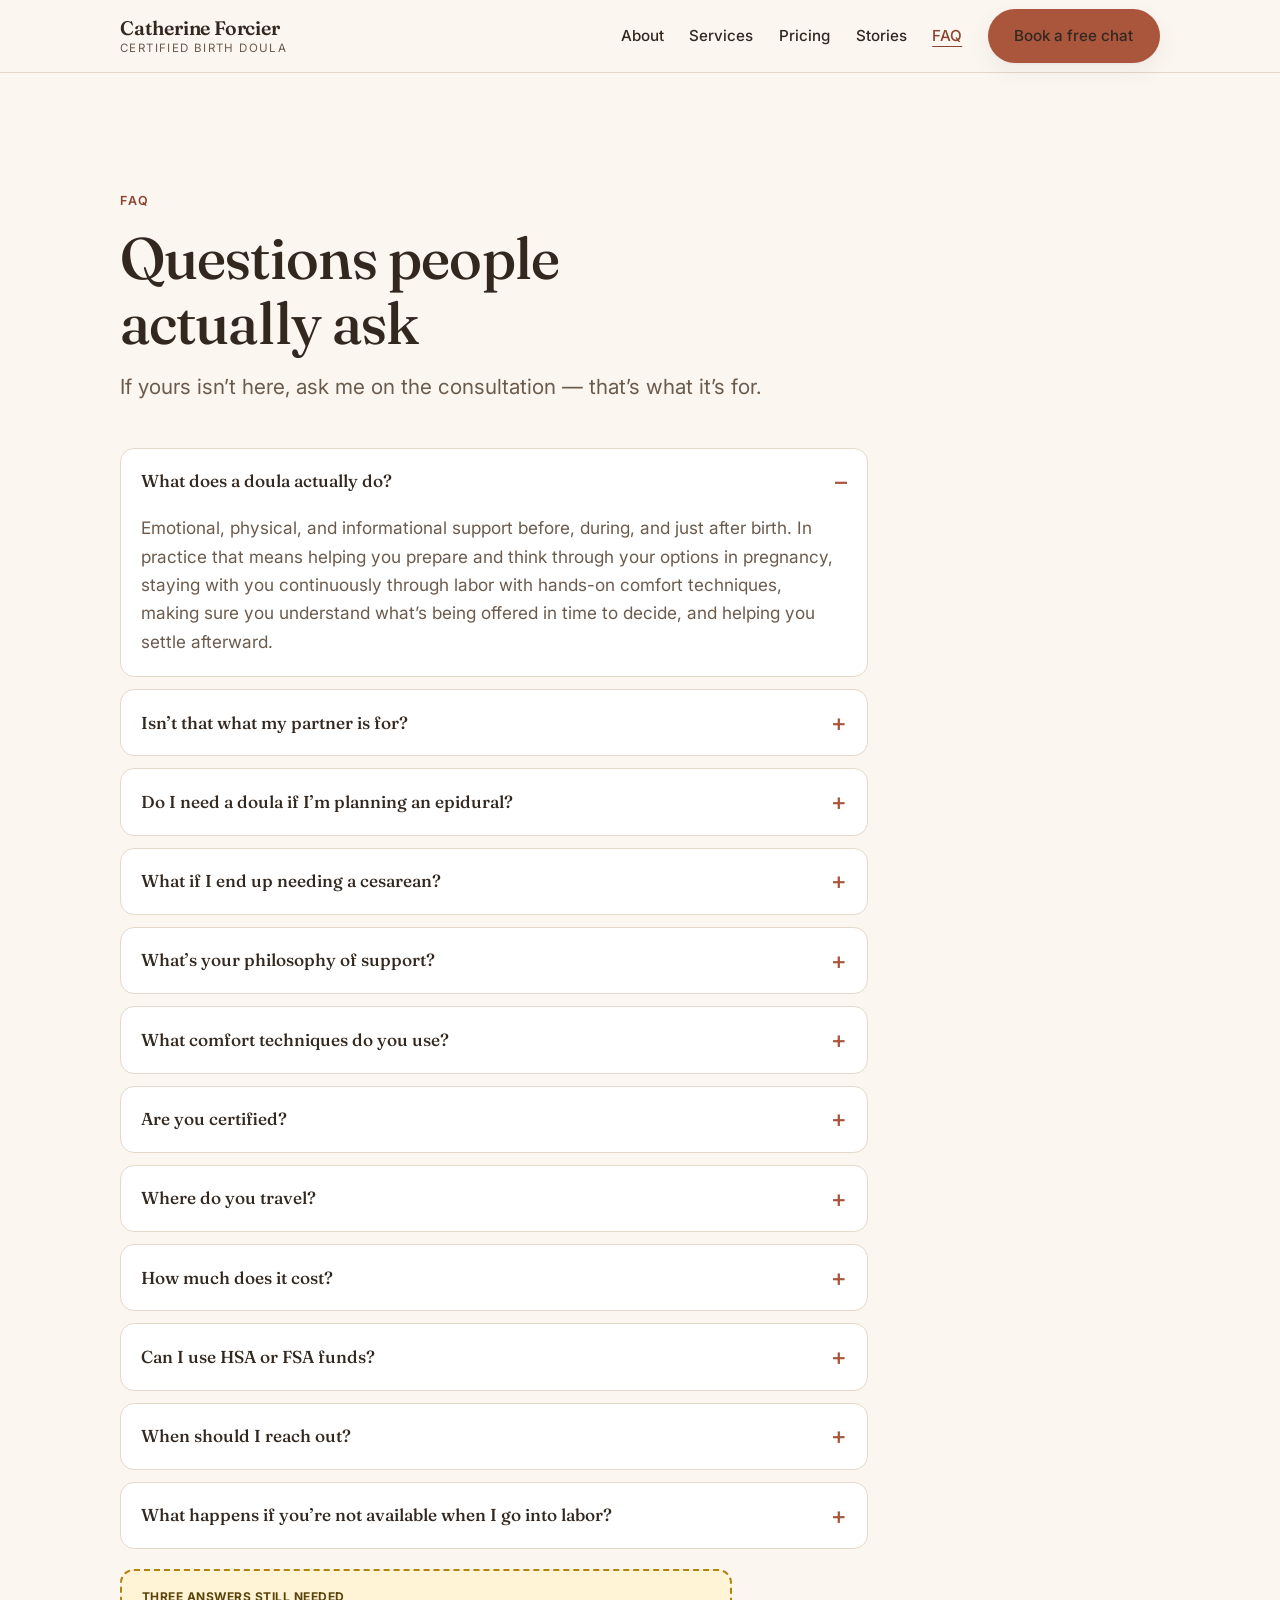
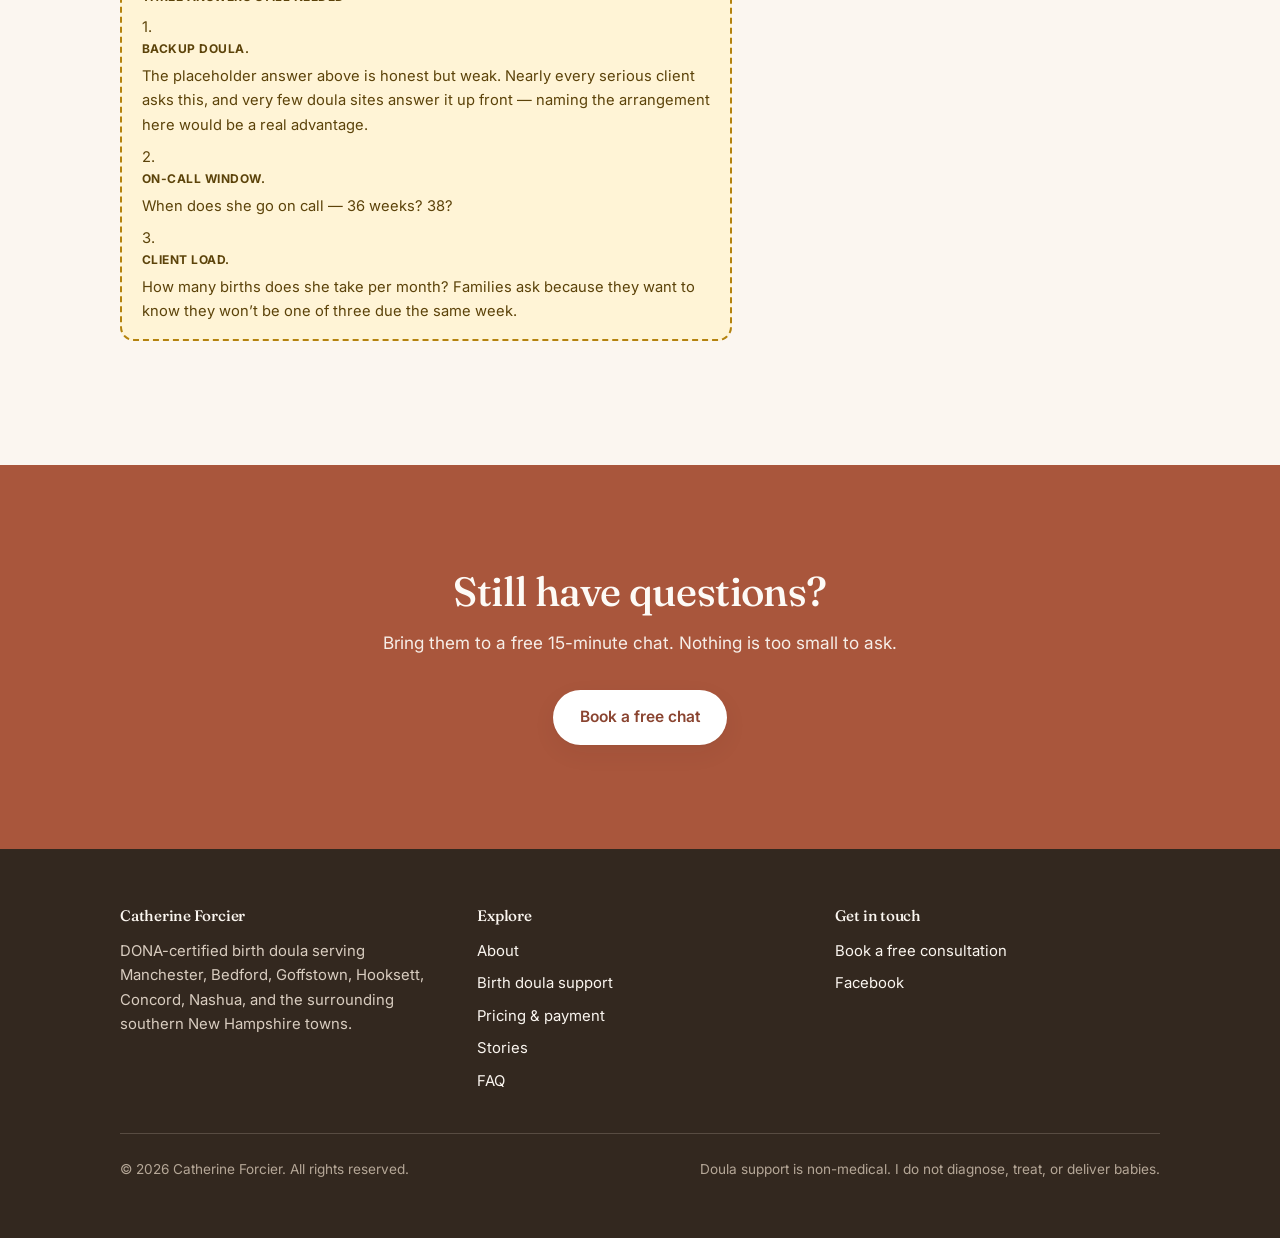
<file: faq.html>
<!doctype html>
<html lang="en">
<head>
<meta charset="utf-8">
<meta name="viewport" content="width=device-width, initial-scale=1">
<title>Doula FAQ | Catherine Forcier, Birth Doula in Manchester NH</title>
<meta name="description" content="Common questions about hiring a birth doula in southern New Hampshire — what a doula does, costs, backup arrangements, epidurals, cesareans, and certification.">
<link rel="preconnect" href="https://fonts.googleapis.com">
<link rel="preconnect" href="https://fonts.gstatic.com" crossorigin>
<link href="https://fonts.googleapis.com/css2?family=Fraunces:opsz,wght@9..144,400;9..144,500;9..144,600&family=Inter:wght@400;500;600;700&display=swap" rel="stylesheet">
<link rel="icon" href="assets/img/favicon.svg" type="image/svg+xml">
<link rel="stylesheet" href="assets/css/style.css">
</head>
<body>
<a class="skip" href="#main">Skip to content</a>

<header class="site-header">
  <div class="wrap site-header__inner">
    <a class="brand" href="index.html">
      <span class="brand__name">Catherine Forcier</span>
      <span class="brand__role">Certified Birth Doula</span>
    </a>
    <button class="nav-toggle" type="button" aria-expanded="false" aria-controls="site-nav">Menu</button>
    <nav class="nav" id="site-nav" aria-label="Main">
      <a href="about.html">About</a>
      <a href="services.html">Services</a>
      <a href="pricing.html">Pricing</a>
      <a href="testimonials.html">Stories</a>
      <a href="faq.html" aria-current="page">FAQ</a>
      <a class="btn btn--primary" href="contact.html">Book a free chat</a>
    </nav>
  </div>
</header>

<main id="main">

  <section class="section">
    <div class="wrap">
      <div class="section-head">
        <p class="eyebrow">FAQ</p>
        <h1>Questions people actually ask</h1>
        <p class="lede">If yours isn&rsquo;t here, ask me on the consultation &mdash; that&rsquo;s
          what it&rsquo;s for.</p>
      </div>

      <div class="faq">
        <details open>
          <summary>What does a doula actually do?</summary>
          <p>Emotional, physical, and informational support before, during, and just after
             birth. In practice that means helping you prepare and think through your options
             in pregnancy, staying with you continuously through labor with hands-on comfort
             techniques, making sure you understand what&rsquo;s being offered in time to decide,
             and helping you settle afterward.</p>
        </details>

        <details>
          <summary>Isn&rsquo;t that what my partner is for?</summary>
          <p>Your partner is irreplaceable and I&rsquo;m not there to replace them. But most
             partners have never done this before, and it&rsquo;s hard to be both emotionally
             present for someone you love and calmly on top of positions, timing, and what the
             monitor means.</p>
          <p>My job is to take the second part so they can do the first. Two of the reviews on
             this site were written by first-time fathers, which tells you how that tends to
             work out.</p>
        </details>

        <details>
          <summary>Do I need a doula if I&rsquo;m planning an epidural?</summary>
          <p>Yes, if you want one. An epidural changes what support looks like &mdash; more
             positioning help, more work keeping labor progressing, more attention to
             comfort and to you as a person rather than a monitored patient &mdash; but it
             doesn&rsquo;t remove the need for someone who stays. I have no agenda about how you
             manage pain. I&rsquo;ve supported plenty of medicated hospital births.</p>
        </details>

        <details>
          <summary>What if I end up needing a cesarean?</summary>
          <p>I spent years as an operating room nurse before becoming a doula, so I know exactly
             what a cesarean involves. If your birth goes that way, I can tell you what&rsquo;s
             happening and why in language that actually helps, and support you and your partner
             through it rather than going quiet because the plan changed.</p>
        </details>

        <details>
          <summary>What&rsquo;s your philosophy of support?</summary>
          <p>The birth is yours and so are the decisions. I don&rsquo;t have a preferred way for
             you to give birth, and I&rsquo;m not going to be disappointed in you for changing
             your mind at hour nineteen.</p>
          <p>What I will do is make sure you know what&rsquo;s being offered, what the
             alternatives are, and that you have time to ask questions before answering. I
             don&rsquo;t speak to your care team on your behalf &mdash; I help you speak for
             yourself, and I back you up once you&rsquo;ve decided.</p>
        </details>

        <details>
          <summary>What comfort techniques do you use?</summary>
          <p>Counterpressure, hands-on positioning, movement, breathing, and Spinning Babies
             techniques for helping a baby find a better position. I&rsquo;ve had six babies of my
             own, all unmedicated, and I know back labor from the inside &mdash; so if that&rsquo;s
             where you end up, I know from both sides what helps.</p>
        </details>

        <details>
          <summary>Are you certified?</summary>
          <p>Yes &mdash; I&rsquo;m a Certified Birth Doula through DONA International, CD(DONA),
             certified in 2025 and current through 2028. I also hold a Bachelor of Science in
             Nursing (2014), an NRP certificate from the American Academy of Pediatrics, and
             Spinning Babies workshop training.</p>
        </details>

        <details>
          <summary>Where do you travel?</summary>
          <p>Manchester and the surrounding southern New Hampshire towns &mdash; Bedford,
             Goffstown, Hooksett, Concord, Nashua and nearby. If you&rsquo;re a little outside
             that, ask anyway.</p>
        </details>

        <details>
          <summary>How much does it cost?</summary>
          <p>Birth doula support is $1,200 as a single flat fee, covering everything from our
             prenatal visits through your postpartum follow-up. Birth doesn&rsquo;t run on a
             clock, so I don&rsquo;t bill by the hour. Full details are on the
             <a href="pricing.html">pricing page</a>.</p>
        </details>

        <details>
          <summary>Can I use HSA or FSA funds?</summary>
          <p>Often, yes. Many families pay for doula support this way; some plans want a letter
             of medical necessity from your provider first. I can provide a receipt or superbill
             for reimbursement. See <a href="pricing.html">paying for care</a> for more.</p>
        </details>

        <details>
          <summary>When should I reach out?</summary>
          <p>Whenever you start thinking about it. Many families get in touch in the second
             trimester, but it&rsquo;s always worth asking even if you&rsquo;re further along
             &mdash; if I&rsquo;m free for your due date, I&rsquo;m free.</p>
        </details>

        <details>
          <summary>What happens if you&rsquo;re not available when I go into labor?</summary>
          <p>Every doula needs a plan for this &mdash; another birth, illness, or an
             emergency. Ask me about my backup arrangement on our consultation and I&rsquo;ll
             walk you through exactly how it works.</p>
        </details>
      </div>

      <div class="todo">
        <strong>Three answers still needed</strong>
        <p style="margin-top:.5rem">1. <strong>Backup doula.</strong> The placeholder answer
        above is honest but weak. Nearly every serious client asks this, and very few doula sites
        answer it up front &mdash; naming the arrangement here would be a real advantage.</p>
        <p style="margin-top:.5rem">2. <strong>On-call window.</strong> When does she go on call
        &mdash; 36 weeks? 38?</p>
        <p style="margin-top:.5rem">3. <strong>Client load.</strong> How many births does she
        take per month? Families ask because they want to know they won&rsquo;t be one of three
        due the same week.</p>
      </div>
    </div>
  </section>

  <section class="section cta-band">
    <div class="wrap center" style="max-width:44rem">
      <h2>Still have questions?</h2>
      <p>Bring them to a free 15-minute chat. Nothing is too small to ask.</p>
      <div class="btn-row center">
        <a class="btn btn--primary" href="contact.html">Book a free chat</a>
      </div>
    </div>
  </section>
</main>

<footer class="site-footer">
  <div class="wrap">
    <div class="footer-grid">
      <div>
        <h4>Catherine Forcier</h4>
        <p>DONA-certified birth doula serving Manchester, Bedford, Goffstown, Hooksett,
           Concord, Nashua, and the surrounding southern New Hampshire towns.</p>
      </div>
      <div>
        <h4>Explore</h4>
        <ul>
          <li><a href="about.html">About</a></li>
          <li><a href="birth-doula.html">Birth doula support</a></li>
          <li><a href="pricing.html">Pricing &amp; payment</a></li>
          <li><a href="testimonials.html">Stories</a></li>
          <li><a href="faq.html">FAQ</a></li>
        </ul>
      </div>
      <div>
        <h4>Get in touch</h4>
        <ul>
          <li><a href="contact.html">Book a free consultation</a></li>
          <li><a href="https://www.facebook.com/share/19WTHAXSJp/" target="_blank" rel="noopener noreferrer">Facebook</a></li>
        </ul>
      </div>
    </div>
    <div class="footer-bottom">
      <span>&copy; 2026 Catherine Forcier. All rights reserved.</span>
      <span>Doula support is non-medical. I do not diagnose, treat, or deliver babies.</span>
    </div>
  </div>
</footer>

<script src="assets/js/main.js" defer></script>
</body>
</html>
</file>
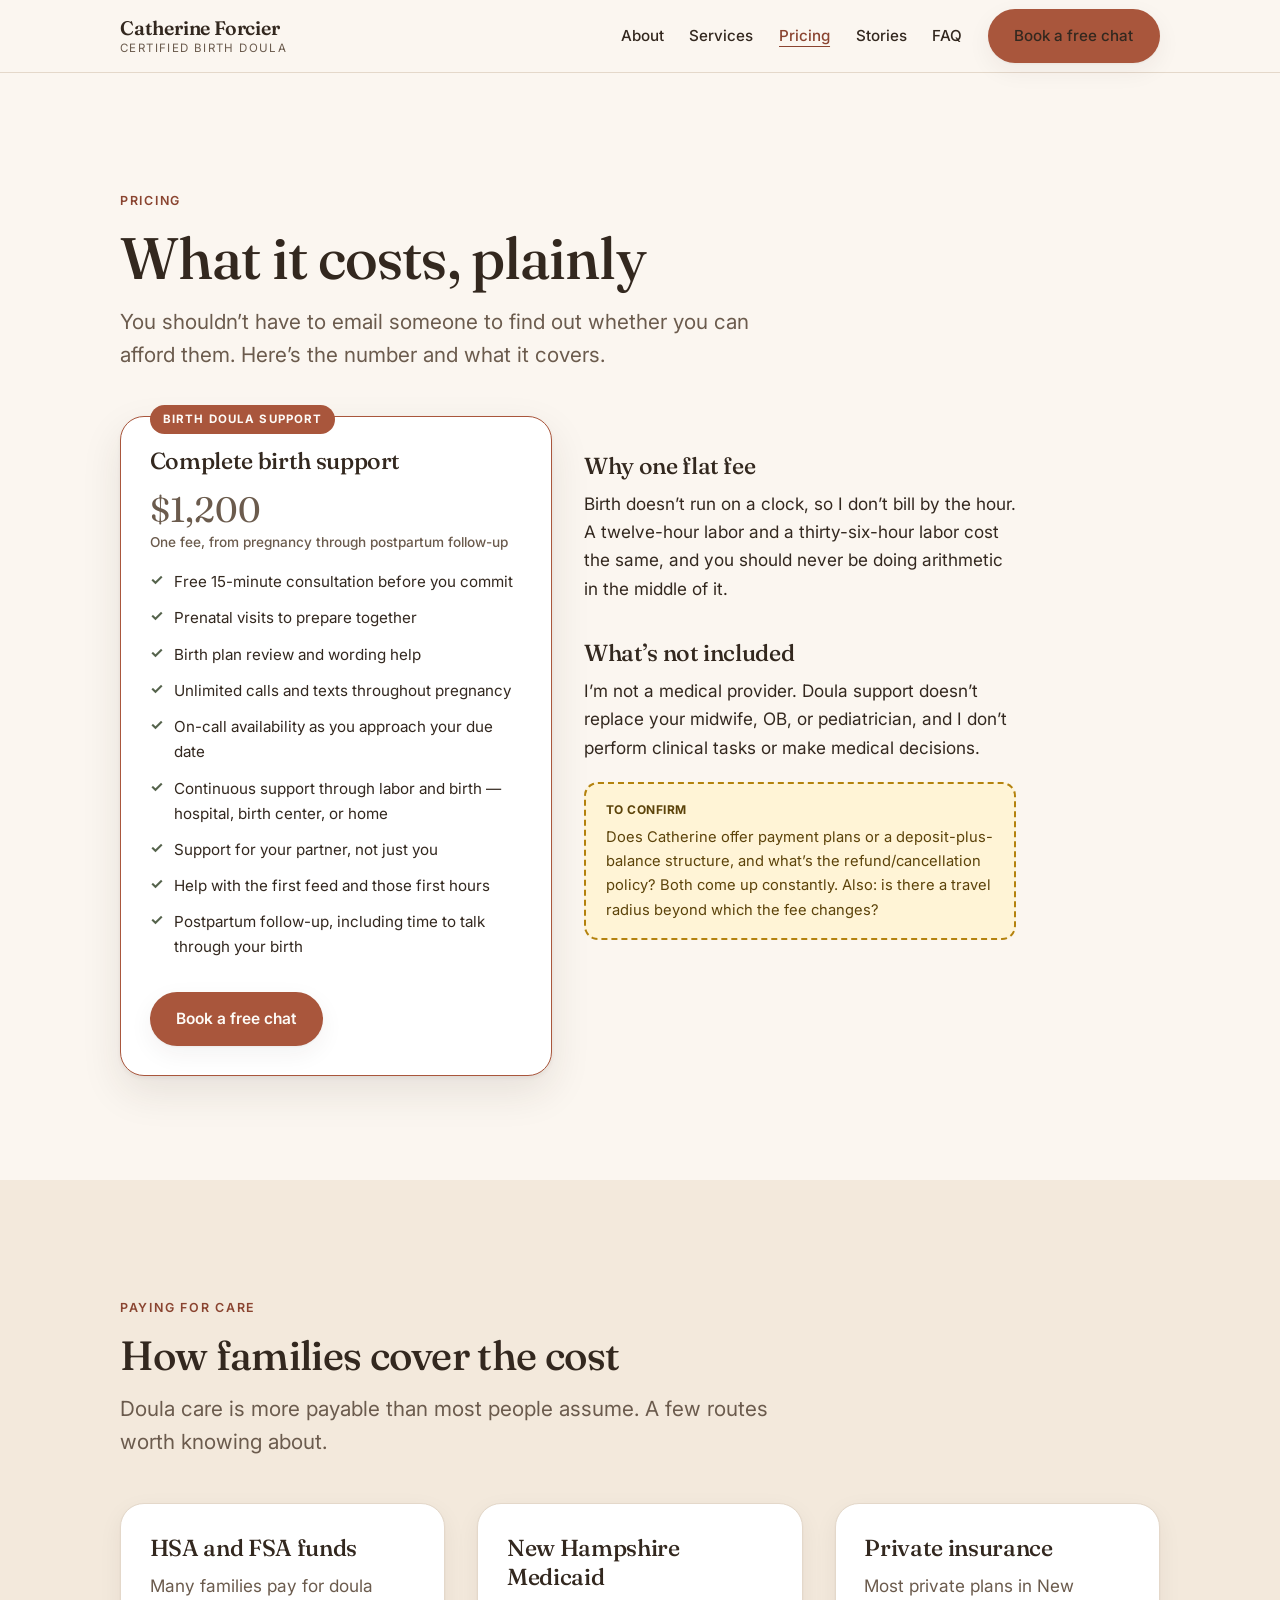
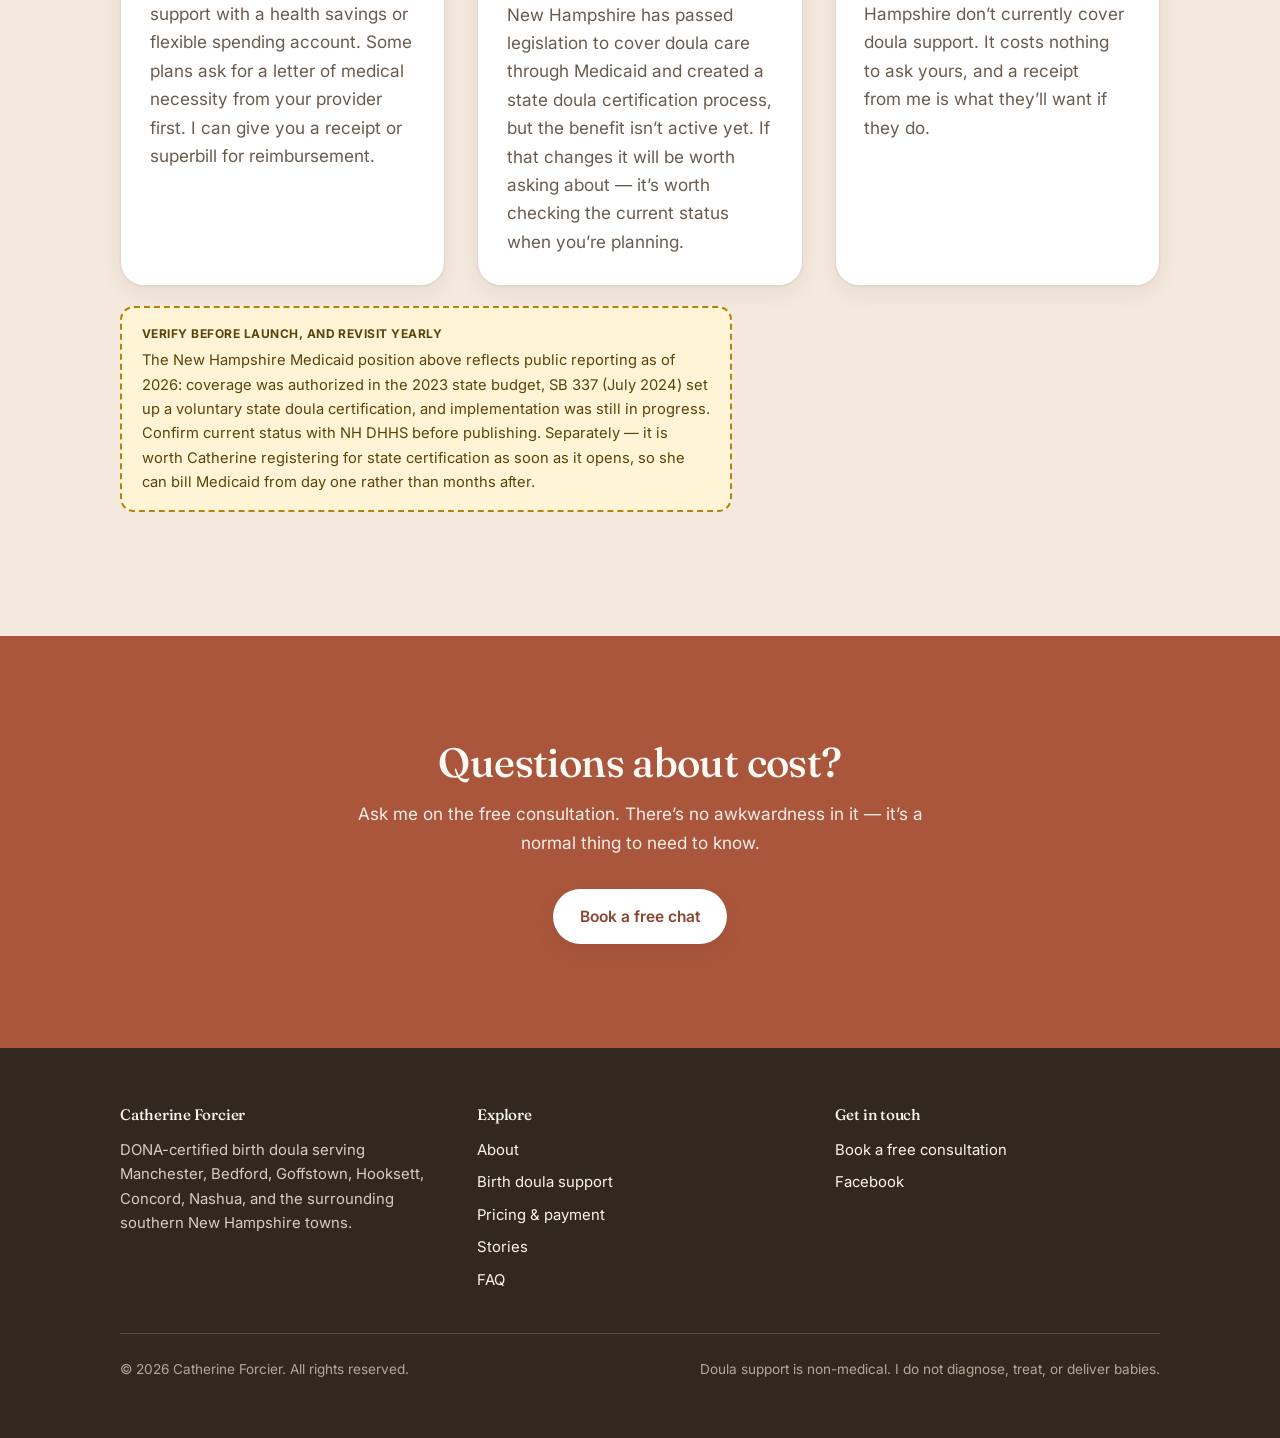
<file: pricing.html>
<!doctype html>
<html lang="en">
<head>
<meta charset="utf-8">
<meta name="viewport" content="width=device-width, initial-scale=1">
<title>Doula Pricing &amp; Payment | Catherine Forcier, Manchester NH</title>
<meta name="description" content="Birth doula support in Manchester, NH is $1,200. What is included, and how families pay — HSA, FSA, and payment options.">
<link rel="preconnect" href="https://fonts.googleapis.com">
<link rel="preconnect" href="https://fonts.gstatic.com" crossorigin>
<link href="https://fonts.googleapis.com/css2?family=Fraunces:opsz,wght@9..144,400;9..144,500;9..144,600&family=Inter:wght@400;500;600;700&display=swap" rel="stylesheet">
<link rel="icon" href="assets/img/favicon.svg" type="image/svg+xml">
<link rel="stylesheet" href="assets/css/style.css">
</head>
<body>
<a class="skip" href="#main">Skip to content</a>

<header class="site-header">
  <div class="wrap site-header__inner">
    <a class="brand" href="index.html">
      <span class="brand__name">Catherine Forcier</span>
      <span class="brand__role">Certified Birth Doula</span>
    </a>
    <button class="nav-toggle" type="button" aria-expanded="false" aria-controls="site-nav">Menu</button>
    <nav class="nav" id="site-nav" aria-label="Main">
      <a href="about.html">About</a>
      <a href="services.html">Services</a>
      <a href="pricing.html" aria-current="page">Pricing</a>
      <a href="testimonials.html">Stories</a>
      <a href="faq.html">FAQ</a>
      <a class="btn btn--primary" href="contact.html">Book a free chat</a>
    </nav>
  </div>
</header>

<main id="main">

  <section class="section">
    <div class="wrap">
      <div class="section-head">
        <p class="eyebrow">Pricing</p>
        <h1>What it costs, plainly</h1>
        <p class="lede">You shouldn&rsquo;t have to email someone to find out whether you can
          afford them. Here&rsquo;s the number and what it covers.</p>
      </div>

      <div class="grid grid--2" style="max-width:56rem">
        <article class="card price-card price-card--feature">
          <span class="price-card__tag">Birth doula support</span>
          <h3>Complete birth support</h3>
          <p class="price">$1,200<small>One fee, from pregnancy through postpartum follow-up</small></p>
          <ul class="checklist">
            <li>Free 15-minute consultation before you commit</li>
            <li>Prenatal visits to prepare together</li>
            <li>Birth plan review and wording help</li>
            <li>Unlimited calls and texts throughout pregnancy</li>
            <li>On-call availability as you approach your due date</li>
            <li>Continuous support through labor and birth &mdash; hospital, birth center, or home</li>
            <li>Support for your partner, not just you</li>
            <li>Help with the first feed and those first hours</li>
            <li>Postpartum follow-up, including time to talk through your birth</li>
          </ul>
          <div class="btn-row">
            <a class="btn btn--primary" href="contact.html">Book a free chat</a>
          </div>
        </article>

        <div>
          <div class="prose">
            <h3>Why one flat fee</h3>
            <p>
              Birth doesn&rsquo;t run on a clock, so I don&rsquo;t bill by the hour. A
              twelve-hour labor and a thirty-six-hour labor cost the same, and you should never
              be doing arithmetic in the middle of it.
            </p>
            <h3>What&rsquo;s not included</h3>
            <p>
              I&rsquo;m not a medical provider. Doula support doesn&rsquo;t replace your
              midwife, OB, or pediatrician, and I don&rsquo;t perform clinical tasks or make
              medical decisions.
            </p>
          </div>
          <div class="todo">
            <strong>To confirm</strong>
            Does Catherine offer payment plans or a deposit-plus-balance structure, and
            what&rsquo;s the refund/cancellation policy? Both come up constantly. Also: is there
            a travel radius beyond which the fee changes?
          </div>
        </div>
      </div>
    </div>
  </section>

  <section class="section section--tint">
    <div class="wrap">
      <div class="section-head">
        <p class="eyebrow">Paying for care</p>
        <h2>How families cover the cost</h2>
        <p class="lede">Doula care is more payable than most people assume. A few routes worth
          knowing about.</p>
      </div>
      <div class="grid grid--3">
        <article class="card">
          <h3>HSA and FSA funds</h3>
          <p>Many families pay for doula support with a health savings or flexible spending
             account. Some plans ask for a letter of medical necessity from your provider
             first. I can give you a receipt or superbill for reimbursement.</p>
        </article>
        <article class="card">
          <h3>New Hampshire Medicaid</h3>
          <p>New Hampshire has passed legislation to cover doula care through Medicaid and
             created a state doula certification process, but the benefit isn&rsquo;t active
             yet. If that changes it will be worth asking about &mdash; it&rsquo;s worth
             checking the current status when you&rsquo;re planning.</p>
        </article>
        <article class="card">
          <h3>Private insurance</h3>
          <p>Most private plans in New Hampshire don&rsquo;t currently cover doula support. It
             costs nothing to ask yours, and a receipt from me is what they&rsquo;ll want if
             they do.</p>
        </article>
      </div>
      <div class="todo">
        <strong>Verify before launch, and revisit yearly</strong>
        The New Hampshire Medicaid position above reflects public reporting as of 2026: coverage
        was authorized in the 2023 state budget, SB 337 (July 2024) set up a voluntary state
        doula certification, and implementation was still in progress. Confirm current status
        with NH DHHS before publishing. Separately &mdash; it is worth Catherine registering for
        state certification as soon as it opens, so she can bill Medicaid from day one rather
        than months after.
      </div>
    </div>
  </section>

  <section class="section cta-band">
    <div class="wrap center" style="max-width:44rem">
      <h2>Questions about cost?</h2>
      <p>Ask me on the free consultation. There&rsquo;s no awkwardness in it &mdash; it&rsquo;s a normal thing to need to know.</p>
      <div class="btn-row center">
        <a class="btn btn--primary" href="contact.html">Book a free chat</a>
      </div>
    </div>
  </section>
</main>

<footer class="site-footer">
  <div class="wrap">
    <div class="footer-grid">
      <div>
        <h4>Catherine Forcier</h4>
        <p>DONA-certified birth doula serving Manchester, Bedford, Goffstown, Hooksett,
           Concord, Nashua, and the surrounding southern New Hampshire towns.</p>
      </div>
      <div>
        <h4>Explore</h4>
        <ul>
          <li><a href="about.html">About</a></li>
          <li><a href="birth-doula.html">Birth doula support</a></li>
          <li><a href="pricing.html">Pricing &amp; payment</a></li>
          <li><a href="testimonials.html">Stories</a></li>
          <li><a href="faq.html">FAQ</a></li>
        </ul>
      </div>
      <div>
        <h4>Get in touch</h4>
        <ul>
          <li><a href="contact.html">Book a free consultation</a></li>
          <li><a href="https://www.facebook.com/share/19WTHAXSJp/" target="_blank" rel="noopener noreferrer">Facebook</a></li>
        </ul>
      </div>
    </div>
    <div class="footer-bottom">
      <span>&copy; 2026 Catherine Forcier. All rights reserved.</span>
      <span>Doula support is non-medical. I do not diagnose, treat, or deliver babies.</span>
    </div>
  </div>
</footer>

<script src="assets/js/main.js" defer></script>
</body>
</html>
</file>
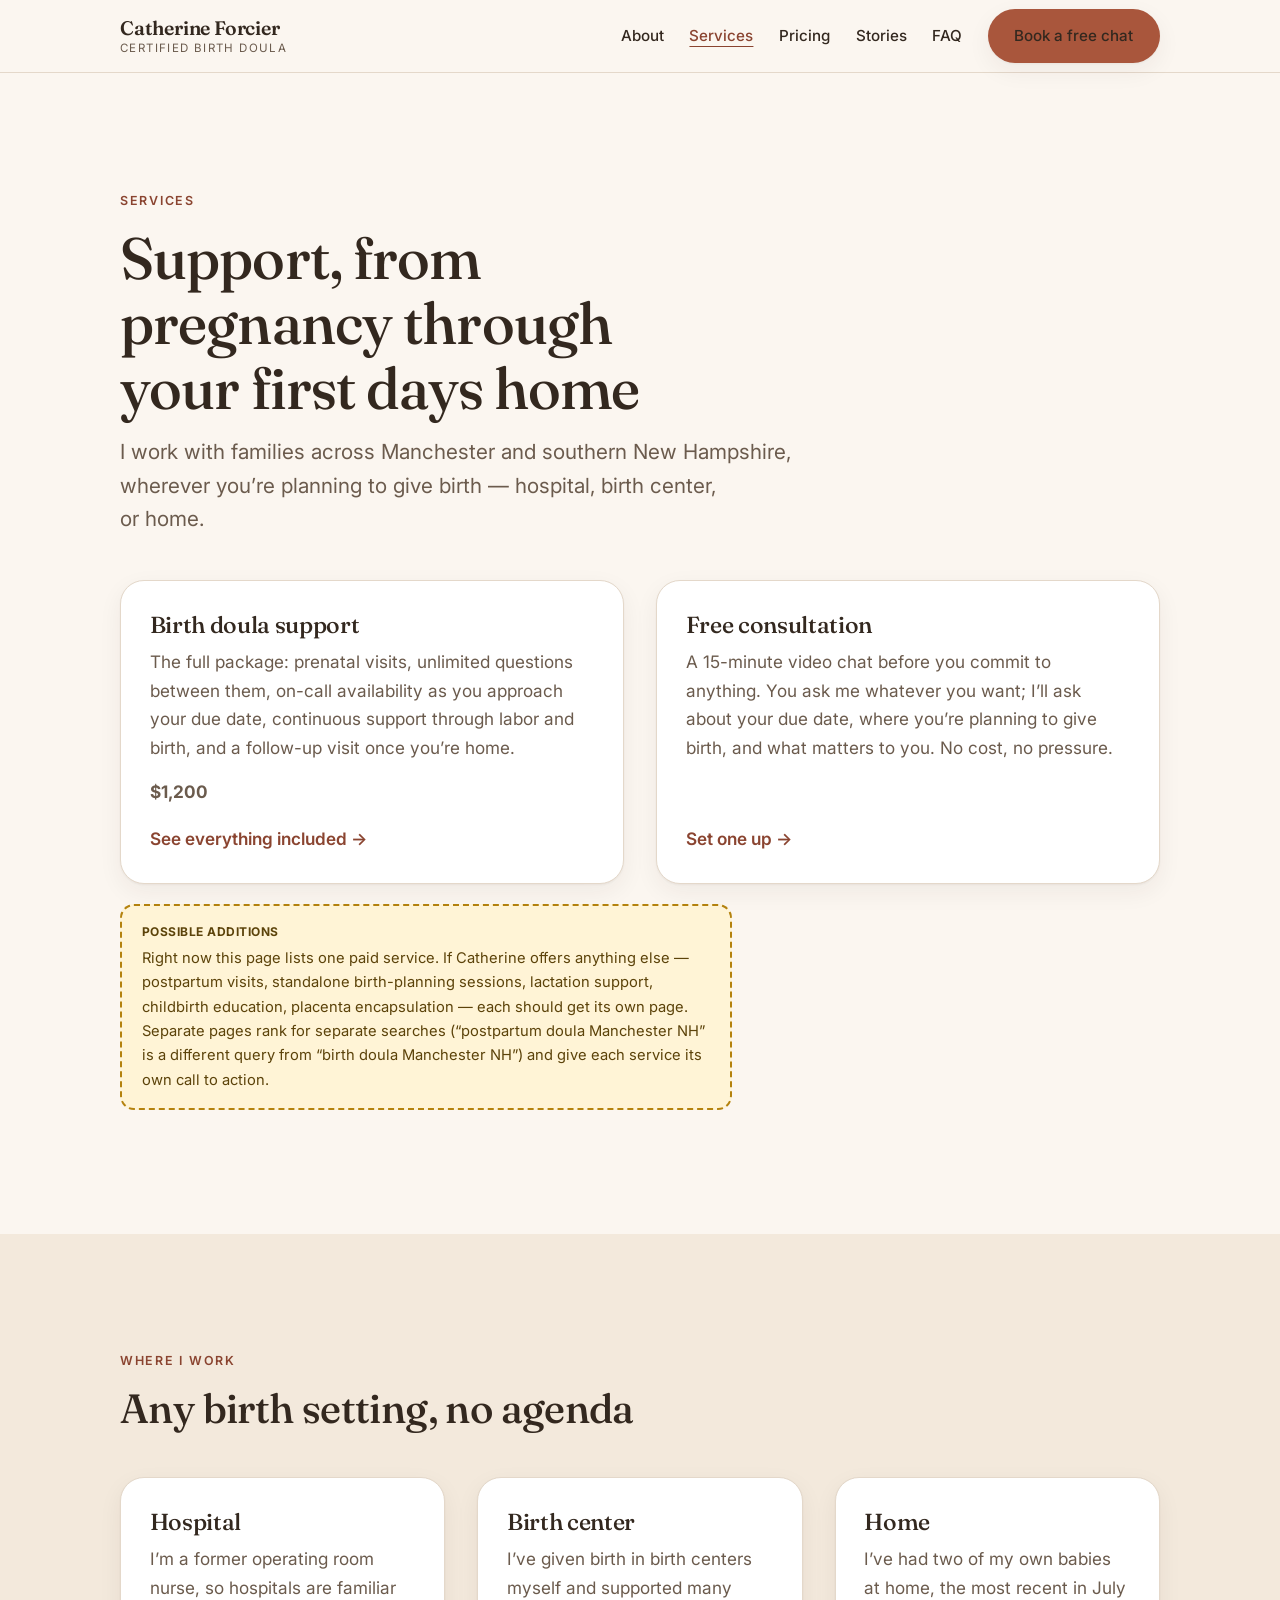
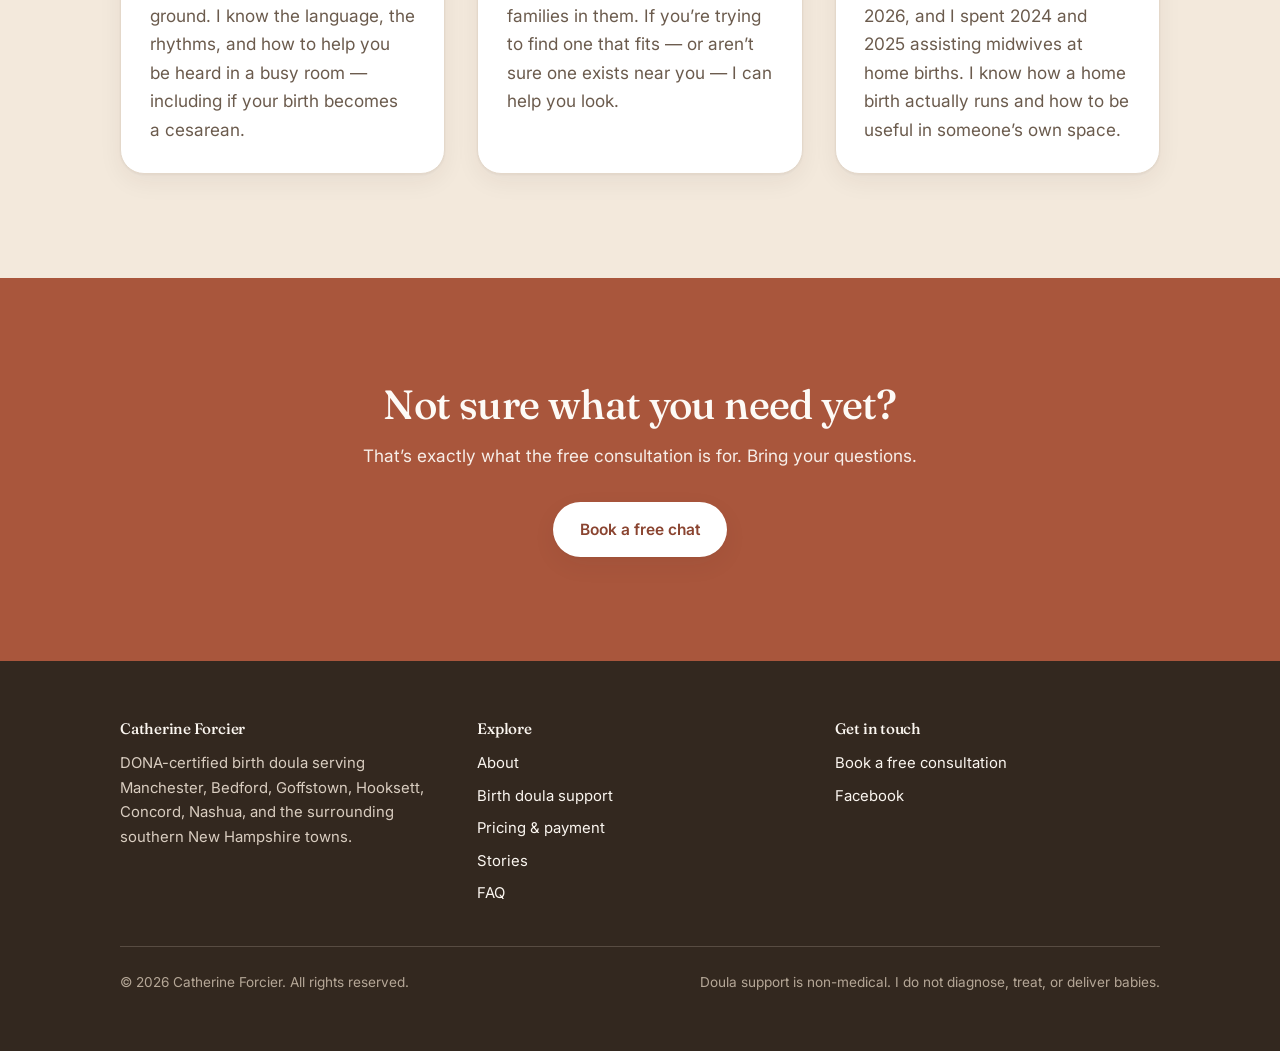
<file: services.html>
<!doctype html>
<html lang="en">
<head>
<meta charset="utf-8">
<meta name="viewport" content="width=device-width, initial-scale=1">
<title>Doula Services | Birth Support in Manchester &amp; Southern New Hampshire</title>
<meta name="description" content="Birth doula support for families in Manchester and southern New Hampshire — prenatal preparation, continuous labor support, and postpartum follow-up.">
<link rel="preconnect" href="https://fonts.googleapis.com">
<link rel="preconnect" href="https://fonts.gstatic.com" crossorigin>
<link href="https://fonts.googleapis.com/css2?family=Fraunces:opsz,wght@9..144,400;9..144,500;9..144,600&family=Inter:wght@400;500;600;700&display=swap" rel="stylesheet">
<link rel="icon" href="assets/img/favicon.svg" type="image/svg+xml">
<link rel="stylesheet" href="assets/css/style.css">
</head>
<body>
<a class="skip" href="#main">Skip to content</a>

<header class="site-header">
  <div class="wrap site-header__inner">
    <a class="brand" href="index.html">
      <span class="brand__name">Catherine Forcier</span>
      <span class="brand__role">Certified Birth Doula</span>
    </a>
    <button class="nav-toggle" type="button" aria-expanded="false" aria-controls="site-nav">Menu</button>
    <nav class="nav" id="site-nav" aria-label="Main">
      <a href="about.html">About</a>
      <a href="services.html" aria-current="page">Services</a>
      <a href="pricing.html">Pricing</a>
      <a href="testimonials.html">Stories</a>
      <a href="faq.html">FAQ</a>
      <a class="btn btn--primary" href="contact.html">Book a free chat</a>
    </nav>
  </div>
</header>

<main id="main">

  <section class="section">
    <div class="wrap">
      <div class="section-head">
        <p class="eyebrow">Services</p>
        <h1>Support, from pregnancy through your first days home</h1>
        <p class="lede">I work with families across Manchester and southern New Hampshire,
          wherever you&rsquo;re planning to give birth &mdash; hospital, birth center, or home.</p>
      </div>
      <div class="grid grid--2">
        <article class="card">
          <h3>Birth doula support</h3>
          <p>The full package: prenatal visits, unlimited questions between them, on-call
             availability as you approach your due date, continuous support through labor and
             birth, and a follow-up visit once you&rsquo;re home.</p>
          <p style="margin-top:1rem"><strong>$1,200</strong></p>
          <a class="card__link" href="birth-doula.html">See everything included</a>
        </article>
        <article class="card">
          <h3>Free consultation</h3>
          <p>A 15-minute video chat before you commit to anything. You ask me whatever you
             want; I&rsquo;ll ask about your due date, where you&rsquo;re planning to give
             birth, and what matters to you. No cost, no pressure.</p>
          <a class="card__link" href="contact.html">Set one up</a>
        </article>
      </div>
      <div class="todo">
        <strong>Possible additions</strong>
        Right now this page lists one paid service. If Catherine offers anything else &mdash;
        postpartum visits, standalone birth-planning sessions, lactation support, childbirth
        education, placenta encapsulation &mdash; each should get its own page. Separate pages
        rank for separate searches (&ldquo;postpartum doula Manchester NH&rdquo; is a different
        query from &ldquo;birth doula Manchester NH&rdquo;) and give each service its own call
        to action.
      </div>
    </div>
  </section>

  <section class="section section--tint">
    <div class="wrap">
      <div class="section-head">
        <p class="eyebrow">Where I work</p>
        <h2>Any birth setting, no agenda</h2>
      </div>
      <div class="grid grid--3">
        <article class="card">
          <h3>Hospital</h3>
          <p>I&rsquo;m a former operating room nurse, so hospitals are familiar ground. I know
             the language, the rhythms, and how to help you be heard in a busy room &mdash;
             including if your birth becomes a cesarean.</p>
        </article>
        <article class="card">
          <h3>Birth center</h3>
          <p>I&rsquo;ve given birth in birth centers myself and supported many families in
             them. If you&rsquo;re trying to find one that fits &mdash; or aren&rsquo;t sure
             one exists near you &mdash; I can help you look.</p>
        </article>
        <article class="card">
          <h3>Home</h3>
          <p>I&rsquo;ve had two of my own babies at home, the most recent in July 2026, and
             I spent 2024 and 2025 assisting midwives at home births. I know how a home birth
             actually runs and how to be useful in someone&rsquo;s own space.</p>
        </article>
      </div>
    </div>
  </section>

  <section class="section cta-band">
    <div class="wrap center" style="max-width:44rem">
      <h2>Not sure what you need yet?</h2>
      <p>That&rsquo;s exactly what the free consultation is for. Bring your questions.</p>
      <div class="btn-row center">
        <a class="btn btn--primary" href="contact.html">Book a free chat</a>
      </div>
    </div>
  </section>
</main>

<footer class="site-footer">
  <div class="wrap">
    <div class="footer-grid">
      <div>
        <h4>Catherine Forcier</h4>
        <p>DONA-certified birth doula serving Manchester, Bedford, Goffstown, Hooksett,
           Concord, Nashua, and the surrounding southern New Hampshire towns.</p>
      </div>
      <div>
        <h4>Explore</h4>
        <ul>
          <li><a href="about.html">About</a></li>
          <li><a href="birth-doula.html">Birth doula support</a></li>
          <li><a href="pricing.html">Pricing &amp; payment</a></li>
          <li><a href="testimonials.html">Stories</a></li>
          <li><a href="faq.html">FAQ</a></li>
        </ul>
      </div>
      <div>
        <h4>Get in touch</h4>
        <ul>
          <li><a href="contact.html">Book a free consultation</a></li>
          <li><a href="https://www.facebook.com/share/19WTHAXSJp/" target="_blank" rel="noopener noreferrer">Facebook</a></li>
        </ul>
      </div>
    </div>
    <div class="footer-bottom">
      <span>&copy; 2026 Catherine Forcier. All rights reserved.</span>
      <span>Doula support is non-medical. I do not diagnose, treat, or deliver babies.</span>
    </div>
  </div>
</footer>

<script src="assets/js/main.js" defer></script>
</body>
</html>
</file>
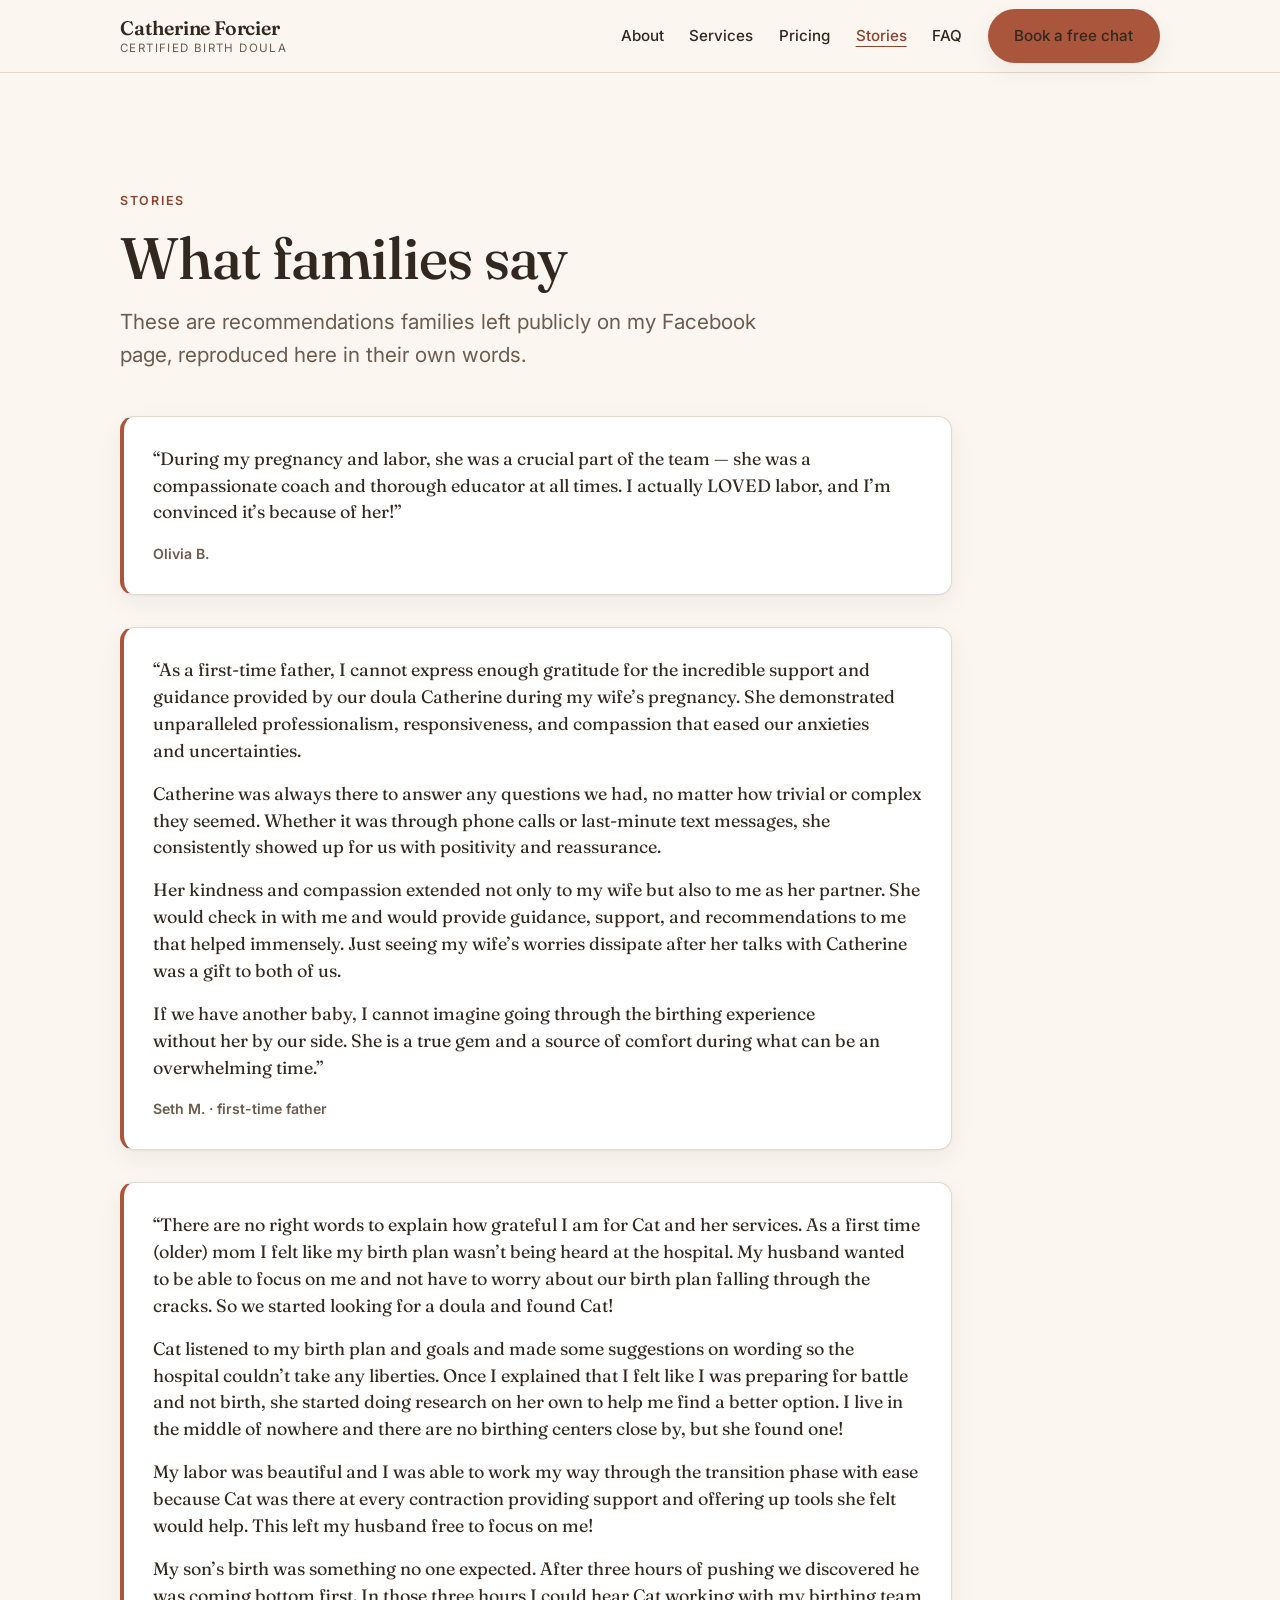
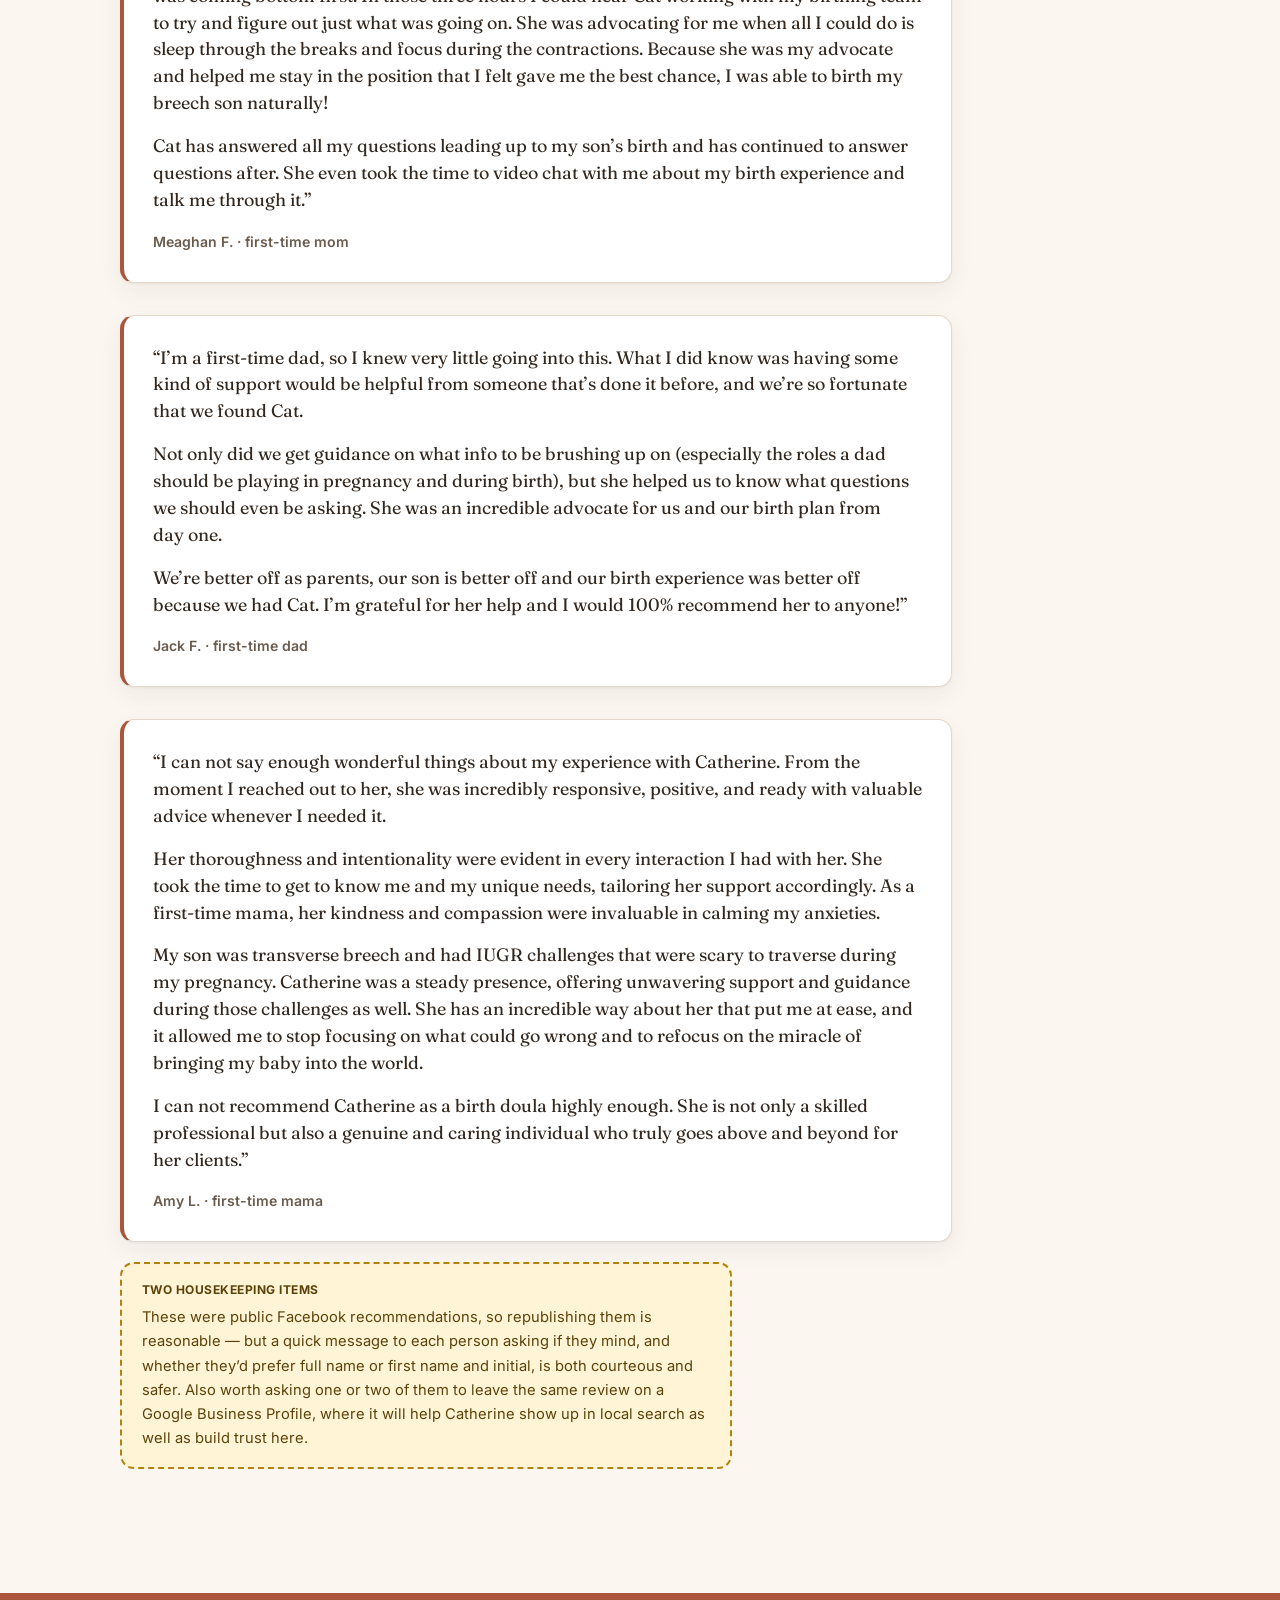
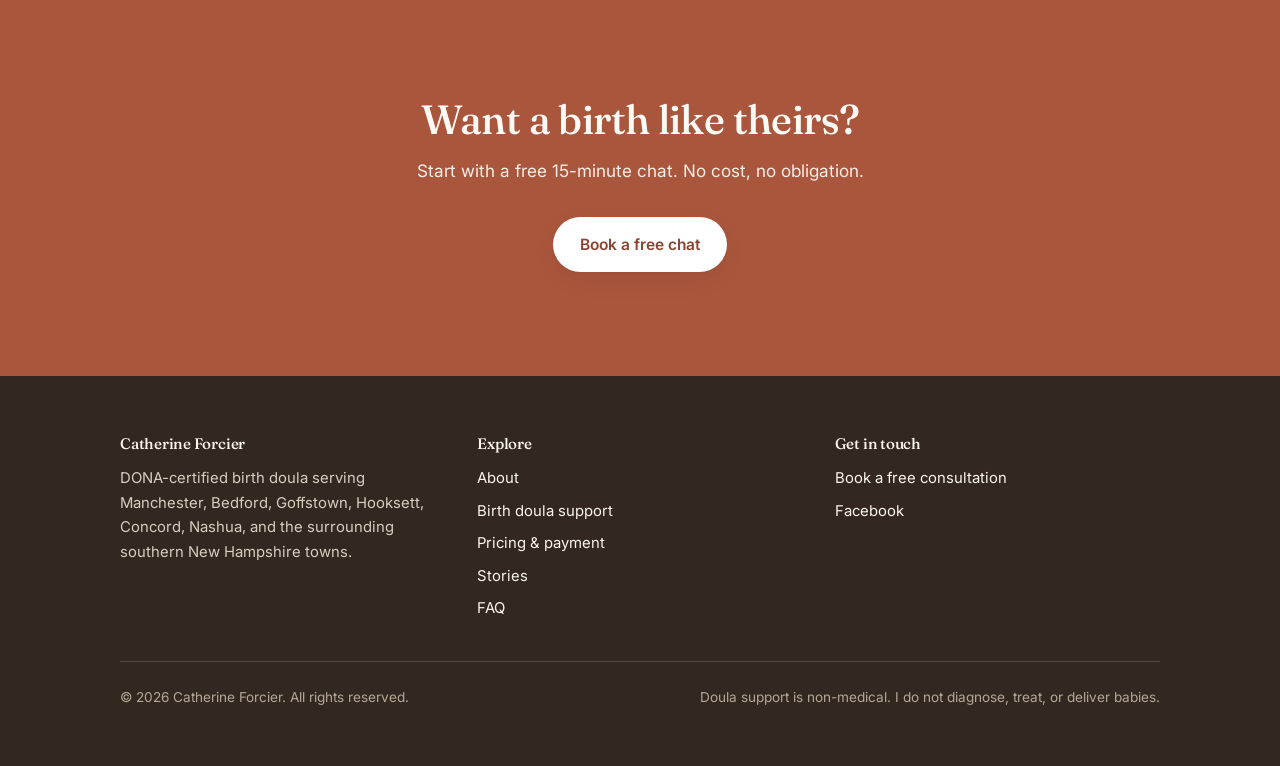
<file: testimonials.html>
<!doctype html>
<html lang="en">
<head>
<meta charset="utf-8">
<meta name="viewport" content="width=device-width, initial-scale=1">
<title>Client Reviews | Catherine Forcier, Birth Doula in Manchester NH</title>
<meta name="description" content="What families across southern New Hampshire say about working with birth doula Catherine Forcier.">
<link rel="preconnect" href="https://fonts.googleapis.com">
<link rel="preconnect" href="https://fonts.gstatic.com" crossorigin>
<link href="https://fonts.googleapis.com/css2?family=Fraunces:opsz,wght@9..144,400;9..144,500;9..144,600&family=Inter:wght@400;500;600;700&display=swap" rel="stylesheet">
<link rel="icon" href="assets/img/favicon.svg" type="image/svg+xml">
<link rel="stylesheet" href="assets/css/style.css">
</head>
<body>
<a class="skip" href="#main">Skip to content</a>

<header class="site-header">
  <div class="wrap site-header__inner">
    <a class="brand" href="index.html">
      <span class="brand__name">Catherine Forcier</span>
      <span class="brand__role">Certified Birth Doula</span>
    </a>
    <button class="nav-toggle" type="button" aria-expanded="false" aria-controls="site-nav">Menu</button>
    <nav class="nav" id="site-nav" aria-label="Main">
      <a href="about.html">About</a>
      <a href="services.html">Services</a>
      <a href="pricing.html">Pricing</a>
      <a href="testimonials.html" aria-current="page">Stories</a>
      <a href="faq.html">FAQ</a>
      <a class="btn btn--primary" href="contact.html">Book a free chat</a>
    </nav>
  </div>
</header>

<main id="main">

  <section class="section">
    <div class="wrap">
      <div class="section-head">
        <p class="eyebrow">Stories</p>
        <h1>What families say</h1>
        <p class="lede">These are recommendations families left publicly on my Facebook page,
          reproduced here in their own words.</p>
      </div>

      <div class="grid" style="max-width:52rem">
        <figure class="quote">
          <blockquote>&ldquo;During my pregnancy and labor, she was a crucial part of the team
            &mdash; she was a compassionate coach and thorough educator at all times. I actually
            LOVED labor, and I&rsquo;m convinced it&rsquo;s because of her!&rdquo;</blockquote>
          <figcaption>Olivia B.</figcaption>
        </figure>

        <figure class="quote">
          <blockquote>
            <p>&ldquo;As a first-time father, I cannot express enough gratitude for the
              incredible support and guidance provided by our doula Catherine during my
              wife&rsquo;s pregnancy. She demonstrated unparalleled professionalism,
              responsiveness, and compassion that eased our anxieties and uncertainties.</p>
            <p style="margin-top:1rem">Catherine was always there to answer any questions we had,
              no matter how trivial or complex they seemed. Whether it was through phone calls or
              last-minute text messages, she consistently showed up for us with positivity and
              reassurance.</p>
            <p style="margin-top:1rem">Her kindness and compassion extended not only to my wife
              but also to me as her partner. She would check in with me and would provide
              guidance, support, and recommendations to me that helped immensely. Just seeing my
              wife&rsquo;s worries dissipate after her talks with Catherine was a gift to both of
              us.</p>
            <p style="margin-top:1rem">If we have another baby, I cannot imagine going through the
              birthing experience without her by our side. She is a true gem and a source of
              comfort during what can be an overwhelming time.&rdquo;</p>
          </blockquote>
          <figcaption>Seth M. &middot; first-time father</figcaption>
        </figure>

        <figure class="quote">
          <blockquote>
            <p>&ldquo;There are no right words to explain how grateful I am for Cat and her
              services. As a first time (older) mom I felt like my birth plan wasn&rsquo;t being
              heard at the hospital. My husband wanted to be able to focus on me and not have to
              worry about our birth plan falling through the cracks. So we started looking for a
              doula and found Cat!</p>
            <p style="margin-top:1rem">Cat listened to my birth plan and goals and made some
              suggestions on wording so the hospital couldn&rsquo;t take any liberties. Once I
              explained that I felt like I was preparing for battle and not birth, she started
              doing research on her own to help me find a better option. I live in the middle of
              nowhere and there are no birthing centers close by, but she found one!</p>
            <p style="margin-top:1rem">My labor was beautiful and I was able to work my way
              through the transition phase with ease because Cat was there at every contraction
              providing support and offering up tools she felt would help. This left my husband
              free to focus on me!</p>
            <p style="margin-top:1rem">My son&rsquo;s birth was something no one expected. After
              three hours of pushing we discovered he was coming bottom first. In those three
              hours I could hear Cat working with my birthing team to try and figure out just
              what was going on. She was advocating for me when all I could do is sleep through
              the breaks and focus during the contractions. Because she was my advocate and
              helped me stay in the position that I felt gave me the best chance, I was able to
              birth my breech son naturally!</p>
            <p style="margin-top:1rem">Cat has answered all my questions leading up to my
              son&rsquo;s birth and has continued to answer questions after. She even took the
              time to video chat with me about my birth experience and talk me through it.&rdquo;</p>
          </blockquote>
          <figcaption>Meaghan F. &middot; first-time mom</figcaption>
        </figure>

        <figure class="quote">
          <blockquote>
            <p>&ldquo;I&rsquo;m a first-time dad, so I knew very little going into this. What I
              did know was having some kind of support would be helpful from someone that&rsquo;s
              done it before, and we&rsquo;re so fortunate that we found Cat.</p>
            <p style="margin-top:1rem">Not only did we get guidance on what info to be brushing
              up on (especially the roles a dad should be playing in pregnancy and during birth),
              but she helped us to know what questions we should even be asking. She was an
              incredible advocate for us and our birth plan from day one.</p>
            <p style="margin-top:1rem">We&rsquo;re better off as parents, our son is better off
              and our birth experience was better off because we had Cat. I&rsquo;m grateful for
              her help and I would 100% recommend her to anyone!&rdquo;</p>
          </blockquote>
          <figcaption>Jack F. &middot; first-time dad</figcaption>
        </figure>

        <figure class="quote">
          <blockquote>
            <p>&ldquo;I can not say enough wonderful things about my experience with Catherine.
              From the moment I reached out to her, she was incredibly responsive, positive, and
              ready with valuable advice whenever I needed it.</p>
            <p style="margin-top:1rem">Her thoroughness and intentionality were evident in every
              interaction I had with her. She took the time to get to know me and my unique
              needs, tailoring her support accordingly. As a first-time mama, her kindness and
              compassion were invaluable in calming my anxieties.</p>
            <p style="margin-top:1rem">My son was transverse breech and had IUGR challenges that
              were scary to traverse during my pregnancy. Catherine was a steady presence,
              offering unwavering support and guidance during those challenges as well. She has
              an incredible way about her that put me at ease, and it allowed me to stop focusing
              on what could go wrong and to refocus on the miracle of bringing my baby into the
              world.</p>
            <p style="margin-top:1rem">I can not recommend Catherine as a birth doula highly
              enough. She is not only a skilled professional but also a genuine and caring
              individual who truly goes above and beyond for her clients.&rdquo;</p>
          </blockquote>
          <figcaption>Amy L. &middot; first-time mama</figcaption>
        </figure>
      </div>

      <div class="todo">
        <strong>Two housekeeping items</strong>
        These were public Facebook recommendations, so republishing them is reasonable &mdash;
        but a quick message to each person asking if they mind, and whether they&rsquo;d prefer
        full name or first name and initial, is both courteous and safer. Also worth asking one
        or two of them to leave the same review on a Google Business Profile, where it will help
        Catherine show up in local search as well as build trust here.
      </div>
    </div>
  </section>

  <section class="section cta-band">
    <div class="wrap center" style="max-width:44rem">
      <h2>Want a birth like theirs?</h2>
      <p>Start with a free 15-minute chat. No cost, no obligation.</p>
      <div class="btn-row center">
        <a class="btn btn--primary" href="contact.html">Book a free chat</a>
      </div>
    </div>
  </section>
</main>

<footer class="site-footer">
  <div class="wrap">
    <div class="footer-grid">
      <div>
        <h4>Catherine Forcier</h4>
        <p>DONA-certified birth doula serving Manchester, Bedford, Goffstown, Hooksett,
           Concord, Nashua, and the surrounding southern New Hampshire towns.</p>
      </div>
      <div>
        <h4>Explore</h4>
        <ul>
          <li><a href="about.html">About</a></li>
          <li><a href="birth-doula.html">Birth doula support</a></li>
          <li><a href="pricing.html">Pricing &amp; payment</a></li>
          <li><a href="testimonials.html">Stories</a></li>
          <li><a href="faq.html">FAQ</a></li>
        </ul>
      </div>
      <div>
        <h4>Get in touch</h4>
        <ul>
          <li><a href="contact.html">Book a free consultation</a></li>
          <li><a href="https://www.facebook.com/share/19WTHAXSJp/" target="_blank" rel="noopener noreferrer">Facebook</a></li>
        </ul>
      </div>
    </div>
    <div class="footer-bottom">
      <span>&copy; 2026 Catherine Forcier. All rights reserved.</span>
      <span>Doula support is non-medical. I do not diagnose, treat, or deliver babies.</span>
    </div>
  </div>
</footer>

<script src="assets/js/main.js" defer></script>
</body>
</html>
</file>
<file: assets/css/style.css>
/* ==========================================================================
   Doula Catherine Forcier — design system
   Palette: warm cream, clay, sage. Type: Fraunces (display) + Inter (text).
   All text/background pairs meet WCAG AA.
   ========================================================================== */

:root {
  /* Surfaces */
  --cream:        #FBF6F0;
  --cream-deep:   #F3E9DC;
  --white:        #FFFFFF;

  /* Ink */
  --ink:          #33281F;  /* 12.6:1 on cream */
  --ink-muted:    #6B5B4D;  /*  5.4:1 on cream */
  --ink-invert:   #FDFAF6;

  /* Accents */
  --clay:         #A9563C;  /*  5.6:1 with white text */
  --clay-deep:    #8A4430;
  --clay-tint:    #EFDFD4;
  --sage:         #55634C;  /*  7.2:1 on cream */
  --sage-tint:    #E3E7DE;

  /* Lines */
  --line:         #E4D8CA;
  --line-strong:  #D2C0AC;

  /* Space + shape */
  --radius:       14px;
  --radius-lg:    24px;
  --shadow:       0 1px 2px rgba(51,40,31,.05), 0 8px 24px rgba(51,40,31,.06);
  --shadow-lift:  0 2px 4px rgba(51,40,31,.06), 0 16px 40px rgba(51,40,31,.10);
  --gutter:       clamp(1rem, 4vw, 2.5rem);
  --maxw:         1120px;
  --maxw-prose:   68ch;
}

/* ---------- Reset ---------- */
*, *::before, *::after { box-sizing: border-box; }
* { margin: 0; }
html { -webkit-text-size-adjust: 100%; scroll-behavior: smooth; }
@media (prefers-reduced-motion: reduce) {
  html { scroll-behavior: auto; }
  *, *::before, *::after { animation-duration: .01ms !important; transition-duration: .01ms !important; }
}
img, picture, svg { display: block; max-width: 100%; height: auto; }
input, button, textarea, select { font: inherit; color: inherit; }

body {
  background: var(--cream);
  color: var(--ink);
  font-family: 'Inter', ui-sans-serif, system-ui, -apple-system, 'Segoe UI', sans-serif;
  font-size: clamp(1rem, .97rem + .16vw, 1.075rem);
  line-height: 1.65;
  -webkit-font-smoothing: antialiased;
  text-rendering: optimizeLegibility;
}

/* ---------- Typography ---------- */
h1, h2, h3, h4 {
  font-family: 'Fraunces', Georgia, 'Times New Roman', serif;
  font-weight: 500;
  line-height: 1.12;
  letter-spacing: -.015em;
  color: var(--ink);
  text-wrap: balance;
}
h1 { font-size: clamp(2.1rem, 1.5rem + 3vw, 3.65rem); }
h2 { font-size: clamp(1.7rem, 1.35rem + 1.7vw, 2.55rem); }
h3 { font-size: clamp(1.2rem, 1.1rem + .5vw, 1.45rem); line-height: 1.25; }
h4 { font-size: 1.05rem; line-height: 1.3; }
p  { text-wrap: pretty; }
a  { color: var(--clay-deep); text-decoration-thickness: 1px; text-underline-offset: 3px; }
a:hover { color: var(--clay); }

:focus-visible {
  outline: 3px solid var(--clay);
  outline-offset: 3px;
  border-radius: 4px;
}

.eyebrow {
  font-family: 'Inter', sans-serif;
  font-size: .78rem;
  font-weight: 600;
  letter-spacing: .14em;
  text-transform: uppercase;
  color: var(--clay-deep);
  margin-bottom: .9rem;
}
.lede { font-size: clamp(1.1rem, 1.02rem + .4vw, 1.3rem); color: var(--ink-muted); line-height: 1.6; }
.prose { max-width: var(--maxw-prose); }
.prose p + p, .prose p + ul, .prose ul + p { margin-top: 1.1em; }
.prose h3 { margin-top: 2.2rem; margin-bottom: .6rem; }
.prose ul { padding-left: 1.2em; }
.prose li + li { margin-top: .45em; }
.center { text-align: center; margin-inline: auto; }

/* ---------- Layout ---------- */
.wrap { width: 100%; max-width: var(--maxw); margin-inline: auto; padding-inline: var(--gutter); }
.section { padding-block: clamp(3.5rem, 2rem + 6vw, 6.5rem); }
.section--tint { background: var(--cream-deep); }
.section--sage { background: var(--sage-tint); }
.section-head { max-width: 62ch; margin-bottom: clamp(2rem, 1.2rem + 2vw, 3rem); }
.section-head.center { text-align: center; }
.section-head p { margin-top: .85rem; }

.grid { display: grid; gap: clamp(1.25rem, .8rem + 1.6vw, 2rem); }
.grid--2 { grid-template-columns: repeat(auto-fit, minmax(min(100%, 320px), 1fr)); }
.grid--3 { grid-template-columns: repeat(auto-fit, minmax(min(100%, 270px), 1fr)); }

/* ---------- Skip link ---------- */
.skip {
  position: absolute; left: -9999px; top: 0; z-index: 200;
  background: var(--clay); color: var(--ink-invert);
  padding: .7rem 1.1rem; border-radius: 0 0 var(--radius) 0;
}
.skip:focus { left: 0; }

/* ---------- Header ---------- */
.site-header {
  position: sticky; top: 0; z-index: 100;
  background: rgba(251,246,240,.92);
  backdrop-filter: blur(10px);
  border-bottom: 1px solid var(--line);
}
.site-header__inner {
  display: flex; align-items: center; justify-content: space-between;
  gap: 1rem; min-height: 72px;
}
.brand {
  display: flex; flex-direction: column; text-decoration: none; color: var(--ink); line-height: 1.15;
}
.brand__name { font-family: 'Fraunces', serif; font-size: 1.22rem; font-weight: 600; letter-spacing: -.01em; }
.brand__role { font-size: .72rem; letter-spacing: .12em; text-transform: uppercase; color: var(--ink-muted); margin-top: .18rem; }

.nav { display: flex; align-items: center; gap: clamp(.9rem, 2vw, 1.75rem); }
.nav a { color: var(--ink); text-decoration: none; font-size: .95rem; font-weight: 500; }
.nav a:hover { color: var(--clay-deep); }
.nav a[aria-current="page"] { color: var(--clay-deep); text-decoration: underline; text-underline-offset: 5px; }

.nav-toggle {
  display: none; background: none; border: 1px solid var(--line-strong);
  border-radius: 10px; padding: .5rem .8rem; cursor: pointer; font-size: .9rem; font-weight: 500;
}

@media (max-width: 860px) {
  .nav-toggle { display: block; }
  .nav {
    position: absolute; inset: 72px 0 auto 0;
    flex-direction: column; align-items: stretch; gap: 0;
    background: var(--cream); border-bottom: 1px solid var(--line);
    padding: .5rem var(--gutter) 1.5rem;
    box-shadow: var(--shadow);
  }
  .nav[hidden] { display: none; }
  .nav a { padding: .85rem 0; border-bottom: 1px solid var(--line); font-size: 1.05rem; }
  .nav .btn { margin-top: 1rem; border-bottom: 0; text-align: center; }
}

/* ---------- Buttons ---------- */
.btn {
  display: inline-flex; align-items: center; justify-content: center; gap: .5rem;
  padding: .85rem 1.6rem;
  border: 1px solid transparent; border-radius: 999px;
  font-size: .97rem; font-weight: 600; text-decoration: none; cursor: pointer;
  transition: transform .15s ease, background-color .15s ease, box-shadow .15s ease;
}
.btn--primary { background: var(--clay); color: var(--ink-invert); box-shadow: var(--shadow); }
.btn--primary:hover { background: var(--clay-deep); color: var(--ink-invert); transform: translateY(-1px); box-shadow: var(--shadow-lift); }
.btn--ghost { background: transparent; color: var(--ink); border-color: var(--line-strong); }
.btn--ghost:hover { background: var(--white); color: var(--ink); border-color: var(--ink-muted); }
.btn-row { display: flex; flex-wrap: wrap; gap: .85rem; margin-top: 2rem; }
.btn-row.center { justify-content: center; }

/* ---------- Hero ---------- */
.hero { padding-block: clamp(2.5rem, 1.5rem + 5vw, 5.5rem); }
.hero__grid {
  display: grid; gap: clamp(2rem, 1rem + 4vw, 4rem);
  grid-template-columns: 1.08fr .92fr; align-items: center;
}
@media (max-width: 900px) { .hero__grid { grid-template-columns: 1fr; } }
.hero__figure { position: relative; }
.hero__figure img {
  width: 100%; border-radius: var(--radius-lg);
  box-shadow: var(--shadow-lift);
  object-fit: cover; aspect-ratio: 4 / 5;
}
.hero__badge {
  position: absolute; left: -12px; bottom: 24px;
  background: var(--white); color: var(--ink);
  border: 1px solid var(--line); border-radius: var(--radius);
  padding: .85rem 1.1rem; box-shadow: var(--shadow-lift);
  font-size: .85rem; line-height: 1.35; max-width: 15rem;
}
.hero__badge strong { display: block; font-family: 'Fraunces', serif; font-size: 1rem; }
@media (max-width: 520px) { .hero__badge { position: static; margin-top: 1rem; max-width: none; } }

/* ---------- Cards ---------- */
.card {
  background: var(--white); border: 1px solid var(--line);
  border-radius: var(--radius-lg); padding: clamp(1.4rem, 1rem + 1vw, 2rem);
  box-shadow: var(--shadow); display: flex; flex-direction: column;
}
.card h3 { margin-bottom: .6rem; }
.card p { color: var(--ink-muted); }
.card__link { margin-top: auto; padding-top: 1.2rem; font-weight: 600; text-decoration: none; }
.card__link::after { content: " \2192"; }

/* ---------- Credentials ---------- */
.creds { list-style: none; padding: 0; display: grid; gap: .8rem; }
.creds li {
  display: grid; grid-template-columns: auto 1fr; gap: .8rem; align-items: start;
  padding-bottom: .8rem; border-bottom: 1px solid var(--line);
}
.creds li:last-child { border-bottom: 0; }
.creds .year { font-size: .82rem; font-weight: 600; color: var(--clay-deep); letter-spacing: .04em; padding-top: .2rem; min-width: 5.5rem; }

.pill-row { display: flex; flex-wrap: wrap; gap: .5rem; margin-top: 1.5rem; }
.pill {
  background: var(--sage-tint); color: var(--sage);
  border-radius: 999px; padding: .42rem .95rem;
  font-size: .84rem; font-weight: 600;
}

/* ---------- Steps ---------- */
.steps { list-style: none; padding: 0; counter-reset: step; display: grid; gap: clamp(1.5rem, 1rem + 1.5vw, 2.25rem); }
.steps li { counter-increment: step; display: grid; grid-template-columns: auto 1fr; gap: 1.25rem; align-items: start; }
.steps li::before {
  content: counter(step);
  font-family: 'Fraunces', serif; font-size: 1.05rem; font-weight: 600;
  width: 2.6rem; height: 2.6rem; flex: none;
  display: grid; place-items: center;
  background: var(--clay-tint); color: var(--clay-deep);
  border-radius: 999px;
}
.steps h3 { margin-bottom: .35rem; }
.steps p { color: var(--ink-muted); }

/* ---------- Testimonials ---------- */
.quote {
  background: var(--white); border: 1px solid var(--line);
  border-left: 4px solid var(--clay); border-radius: var(--radius);
  padding: clamp(1.4rem, 1rem + 1vw, 2rem);
  box-shadow: var(--shadow);
}
.quote blockquote { font-family: 'Fraunces', serif; font-size: 1.12rem; line-height: 1.5; }
.quote figcaption { margin-top: 1rem; font-size: .88rem; color: var(--ink-muted); font-weight: 600; }

/* ---------- Pricing ---------- */
.price-card { position: relative; }
.price-card--feature { border-color: var(--clay); box-shadow: var(--shadow-lift); }
.price-card__tag {
  position: absolute; top: -.75rem; left: clamp(1.4rem, 1rem + 1vw, 2rem);
  background: var(--clay); color: var(--ink-invert);
  font-size: .72rem; font-weight: 700; letter-spacing: .1em; text-transform: uppercase;
  padding: .32rem .8rem; border-radius: 999px;
}
.price { font-family: 'Fraunces', serif; font-size: 2.2rem; line-height: 1; margin: .5rem 0 1.25rem; }
.price small { display: block; font-family: 'Inter', sans-serif; font-size: .85rem; font-weight: 500; color: var(--ink-muted); margin-top: .5rem; letter-spacing: 0; }
.checklist { list-style: none; padding: 0; display: grid; gap: .7rem; }
.checklist li { display: grid; grid-template-columns: auto 1fr; gap: .7rem; align-items: start; font-size: .95rem; }
.checklist li::before {
  content: "\2713"; color: var(--sage); font-weight: 700; line-height: 1.5;
}

/* ---------- FAQ ---------- */
.faq { display: grid; gap: .75rem; max-width: var(--maxw-prose); }
.faq details {
  background: var(--white); border: 1px solid var(--line);
  border-radius: var(--radius); padding: 0 clamp(1rem, .8rem + .6vw, 1.5rem);
}
.faq summary {
  cursor: pointer; list-style: none;
  font-family: 'Fraunces', serif; font-size: 1.08rem; font-weight: 500;
  padding: 1.15rem 2rem 1.15rem 0; position: relative;
}
.faq summary::-webkit-details-marker { display: none; }
.faq summary::after {
  content: "+"; position: absolute; right: 0; top: 50%; transform: translateY(-50%);
  font-size: 1.5rem; color: var(--clay); font-family: 'Inter', sans-serif; line-height: 1;
}
.faq details[open] summary::after { content: "\2013"; }
.faq details > *:not(summary) { padding-bottom: 1.25rem; color: var(--ink-muted); }
.faq details > p + p { padding-top: .9rem; padding-bottom: 1.25rem; margin-top: -.35rem; }

/* ---------- Forms ---------- */
.form { display: grid; gap: 1.1rem; max-width: 34rem; }
.field { display: grid; gap: .4rem; }
.field label { font-size: .9rem; font-weight: 600; }
.field .hint { font-size: .82rem; color: var(--ink-muted); font-weight: 400; }
.field input, .field textarea, .field select {
  width: 100%; padding: .75rem .9rem;
  background: var(--white);
  border: 1px solid var(--line-strong); border-radius: 10px;
  font-size: 1rem;
}
.field input:focus, .field textarea:focus, .field select:focus { border-color: var(--clay); }
.field textarea { min-height: 7.5rem; resize: vertical; }
.form .btn { justify-self: start; }

/* ---------- Callouts ---------- */
.callout {
  background: var(--sage-tint); border-left: 4px solid var(--sage);
  border-radius: var(--radius); padding: 1.3rem 1.5rem;
  max-width: var(--maxw-prose);
}
.callout h3 { font-size: 1.1rem; margin-bottom: .5rem; }

/* TODO markers — deliberately loud so nothing ships unfinished. Grep "todo". */
.todo {
  background: #FFF4D6; border: 2px dashed #B4820E; color: #5C430A;
  border-radius: var(--radius); padding: 1rem 1.25rem; margin: 1.25rem 0;
  font-size: .92rem; max-width: var(--maxw-prose);
}
.todo strong { display: block; font-weight: 700; margin-bottom: .3rem; letter-spacing: .04em; text-transform: uppercase; font-size: .75rem; }

/* ---------- CTA band ---------- */
.cta-band { background: var(--clay); color: var(--ink-invert); }
.cta-band h2, .cta-band p { color: var(--ink-invert); }
.cta-band p { opacity: .93; margin-top: .9rem; }
.cta-band .btn--primary { background: var(--white); color: var(--clay-deep); }
.cta-band .btn--primary:hover { background: var(--cream); color: var(--clay-deep); }

/* ---------- Footer ---------- */
.site-footer {
  background: var(--ink); color: #D9CDC0;
  padding-block: clamp(2.5rem, 2rem + 2vw, 4rem);
  font-size: .93rem;
}
.site-footer a { color: var(--cream); text-decoration: none; }
.site-footer a:hover { color: var(--white); text-decoration: underline; }
.site-footer h4 { color: var(--cream); margin-bottom: .8rem; font-size: .95rem; }
.footer-grid { display: grid; gap: 2rem; grid-template-columns: repeat(auto-fit, minmax(min(100%, 210px), 1fr)); }
.footer-grid ul { list-style: none; padding: 0; display: grid; gap: .5rem; }
.footer-bottom {
  margin-top: 2.5rem; padding-top: 1.5rem; border-top: 1px solid rgba(217,205,192,.22);
  display: flex; flex-wrap: wrap; gap: .75rem 1.5rem; justify-content: space-between;
  font-size: .85rem; color: #B5A797;
}
</file>
